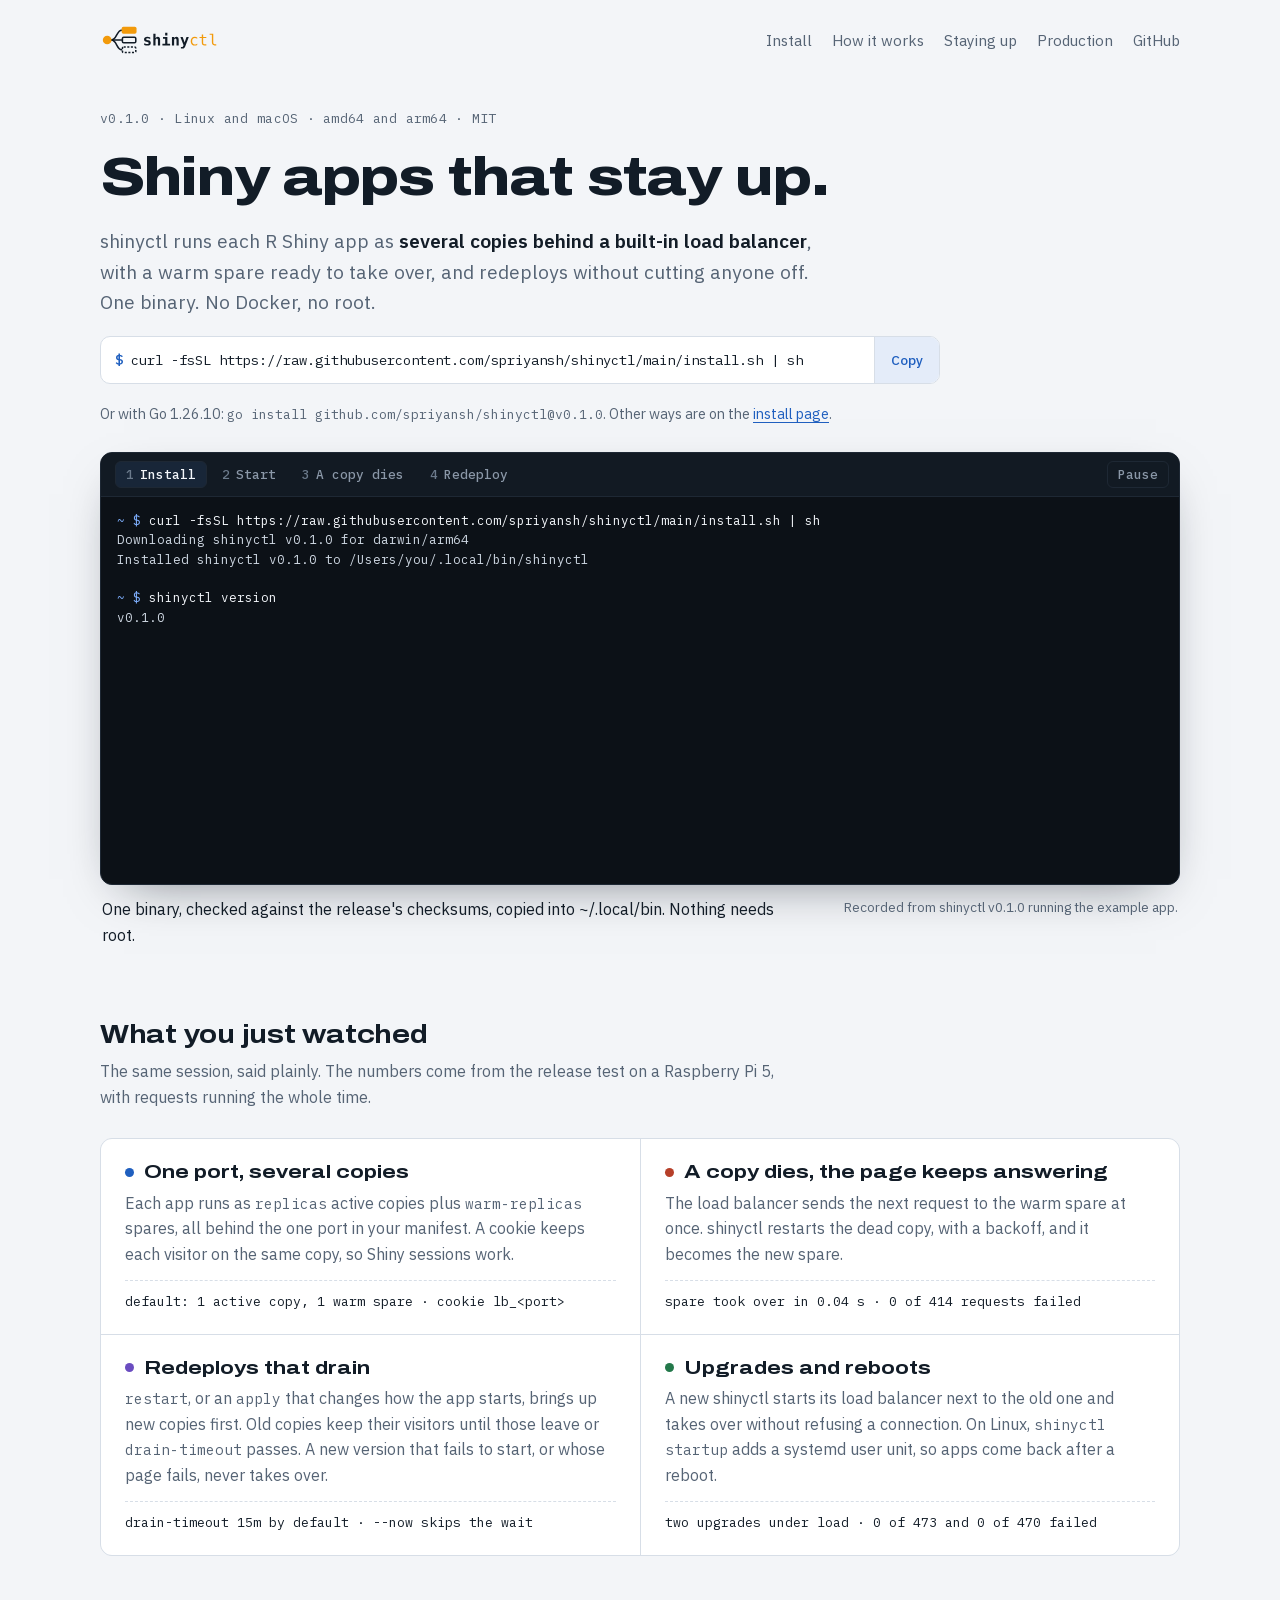
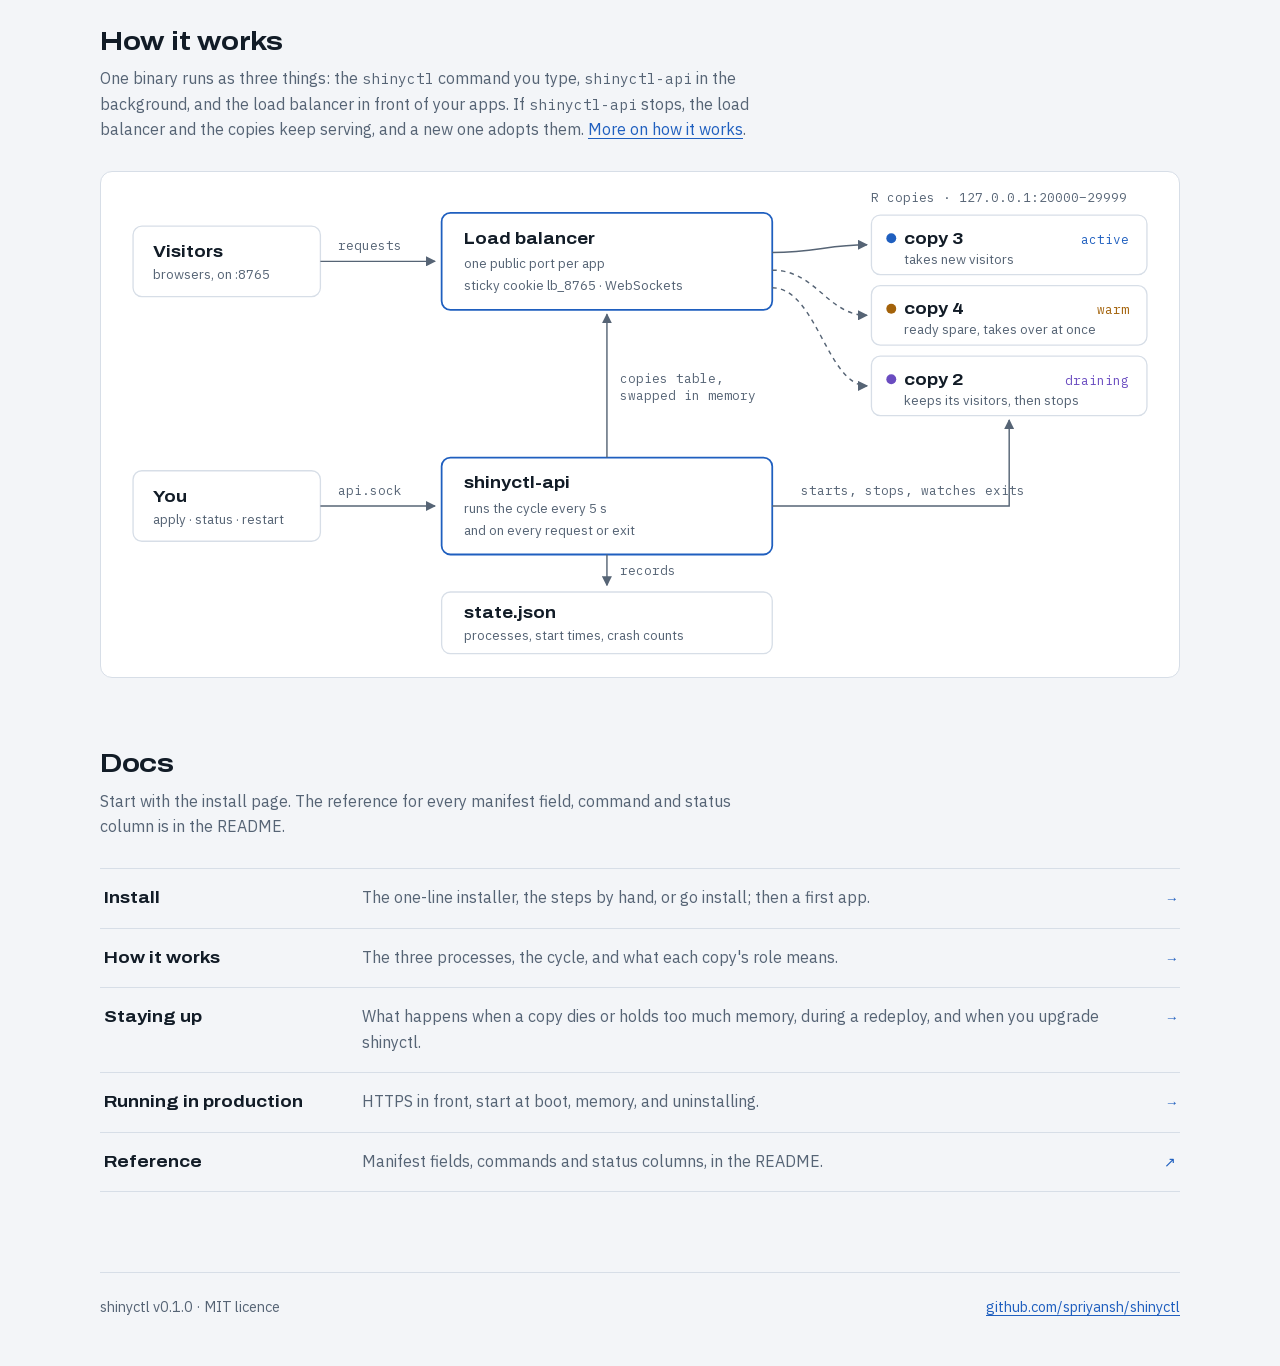
<file: site/index.html>
<!doctype html>
<html lang="en" class="no-js">
<head>
<meta charset="utf-8">
<meta name="viewport" content="width=device-width, initial-scale=1, viewport-fit=cover">
<title>shinyctl: Shiny apps that stay up</title>
<meta name="description" content="shinyctl runs each R Shiny app as several copies behind a built-in load balancer, with a warm spare and redeploys that don't cut visitors off. One binary for Linux and macOS, no Docker, no root.">
<link rel="canonical" href="https://spriyansh.github.io/shinyctl/">
<meta property="og:type" content="website">
<meta property="og:site_name" content="shinyctl">
<meta property="og:url" content="https://spriyansh.github.io/shinyctl/">
<meta property="og:title" content="shinyctl: Shiny apps that stay up">
<meta property="og:description" content="Several copies of each Shiny app behind a built-in load balancer, warm spares, and redeploys that don't cut visitors off. One binary, no Docker.">
<meta property="og:image" content="https://spriyansh.github.io/shinyctl/assets/social.png">
<meta property="og:image:width" content="1200">
<meta property="og:image:height" content="630">
<meta property="og:image:alt" content="The shinyctl logo and the line: Shiny apps that stay up.">
<meta name="twitter:card" content="summary_large_image">
<link rel="icon" href="assets/favicon.svg" type="image/svg+xml">
<link rel="apple-touch-icon" href="assets/apple-touch-icon.png">
<link rel="preload" href="assets/fonts/archivo-latin.woff2" as="font" type="font/woff2" crossorigin>
<link rel="stylesheet" href="assets/site.css">
<script src="assets/site.js" defer></script>
</head>
<body>
<div class="wrap">
<header class="top">
  <a class="mark" href="index.html" aria-label="shinyctl home"><picture><source srcset="assets/logo-dark.svg" media="(prefers-color-scheme: dark)"><img src="assets/logo.svg" alt="shinyctl" width="470" height="140"></picture></a>
  <nav class="nav" aria-label="Site">
    <a href="install.html">Install</a>
    <a href="how-it-works.html">How it works</a>
    <a href="staying-up.html">Staying up</a>
    <a href="production.html">Production</a>
    <a href="https://github.com/spriyansh/shinyctl">GitHub</a>
  </nav>
</header>

<main>
  <section class="hero" aria-labelledby="h1">
    <p class="eyebrow">v0.1.0 · Linux and macOS · amd64 and arm64 · MIT</p>
    <h1 id="h1">Shiny apps that stay up.</h1>
    <p class="lede">shinyctl runs each R Shiny app as <strong>several copies behind a built-in load balancer</strong>, with a warm spare ready to take over, and redeploys without cutting anyone off. One binary. No Docker, no root.</p>
    <div class="install">
      <code id="install-cmd" data-text="curl -fsSL https://raw.githubusercontent.com/spriyansh/shinyctl/main/install.sh | sh"><b>$ </b>curl -fsSL https://raw.githubusercontent.com/spriyansh/shinyctl/main/install.sh | sh</code>
      <button type="button" data-copy="install-cmd">Copy</button>
    </div>
    <p class="alt">Or with Go 1.26.10: <code>go install github.com/spriyansh/shinyctl@v0.1.0</code>. Other ways are on the <a href="install.html">install page</a>.</p>
  </section>

  <figure class="watch" id="watch">
    <div class="term">
      <div class="term-bar">
        <div class="scenes" role="group" aria-label="Scenes">
          <button type="button" aria-pressed="true"><span class="n">1</span>Install</button>
          <button type="button" aria-pressed="false"><span class="n">2</span>Start</button>
          <button type="button" aria-pressed="false"><span class="n">3</span>A copy dies</button>
          <button type="button" aria-pressed="false"><span class="n">4</span>Redeploy</button>
        </div>
        <button type="button" class="play" id="play" aria-pressed="true">Play</button>
      </div>
      <div class="term-body" id="term" tabindex="0" aria-label="Terminal session"><div class="ln"><span class="ps">~ $ </span><span class="cmd">curl -fsSL https://raw.githubusercontent.com/spriyansh/shinyctl/main/install.sh | sh</span></div><div class="ln">Downloading shinyctl v0.1.0 for darwin/arm64</div><div class="ln">Installed shinyctl v0.1.0 to /Users/you/.local/bin/shinyctl</div><div class="ln"> </div><div class="ln"><span class="ps">~ $ </span><span class="cmd">shinyctl version</span></div><div class="ln">v0.1.0</div></div>
    </div>
    <figcaption class="term-foot">
      <p class="caption" id="caption" aria-live="polite">One binary, checked against the release's checksums, copied into <code>~/.local/bin</code>. Nothing needs root.</p>
      <p class="source">Recorded from shinyctl v0.1.0 running the example app.</p>
    </figcaption>
  </figure>

  <section class="block" aria-labelledby="h-got">
    <header>
      <h2 id="h-got">What you just watched</h2>
      <p>The same session, said plainly. The numbers come from the release test on a Raspberry Pi 5, with requests running the whole time.</p>
    </header>
    <div class="facts">
      <article class="fact">
        <h3><span class="dot active"></span>One port, several copies</h3>
        <p>Each app runs as <code>replicas</code> active copies plus <code>warm-replicas</code> spares, all behind the one port in your manifest. A cookie keeps each visitor on the same copy, so Shiny sessions work.</p>
        <p class="measure">default: 1 active copy, 1 warm spare · cookie lb_&lt;port&gt;</p>
      </article>
      <article class="fact">
        <h3><span class="dot down"></span>A copy dies, the page keeps answering</h3>
        <p>The load balancer sends the next request to the warm spare at once. shinyctl restarts the dead copy, with a backoff, and it becomes the new spare.</p>
        <p class="measure">spare took over in 0.04 s · 0 of 414 requests failed</p>
      </article>
      <article class="fact">
        <h3><span class="dot drain"></span>Redeploys that drain</h3>
        <p><code>restart</code>, or an <code>apply</code> that changes how the app starts, brings up new copies first. Old copies keep their visitors until those leave or <code>drain-timeout</code> passes. A new version that fails to start, or whose page fails, never takes over.</p>
        <p class="measure">drain-timeout 15m by default · --now skips the wait</p>
      </article>
      <article class="fact">
        <h3><span class="dot ok"></span>Upgrades and reboots</h3>
        <p>A new shinyctl starts its load balancer next to the old one and takes over without refusing a connection. On Linux, <code>shinyctl startup</code> adds a systemd user unit, so apps come back after a reboot.</p>
        <p class="measure">two upgrades under load · 0 of 473 and 0 of 470 failed</p>
      </article>
    </div>
  </section>

  <section class="block" aria-labelledby="h-how">
    <header>
      <h2 id="h-how">How it works</h2>
      <p>One binary runs as three things: the <code>shinyctl</code> command you type, <code>shinyctl-api</code> in the background, and the load balancer in front of your apps. If <code>shinyctl-api</code> stops, the load balancer and the copies keep serving, and a new one adopts them. <a href="how-it-works.html">More on how it works</a>.</p>
    </header>
    <figure class="diagram">
      <svg class="arch-wide" viewBox="0 0 960 440" role="img" aria-labelledby="arch-title arch-desc">
        <title id="arch-title">How shinyctl is put together</title>
        <desc id="arch-desc">Visitors reach the load balancer on the app's port, which sends each request to one of the app's R copies. You talk to shinyctl-api over a socket; it records state in state.json, pushes the copies table to the load balancer, and starts and stops the copies.</desc>
        <defs>
          <marker id="ar" viewBox="0 0 10 10" refX="9" refY="5" markerWidth="7" markerHeight="7" orient="auto-start-reverse"><path class="d-arrow" d="M0,0 L10,5 L0,10 z"/></marker>
        </defs>
        <rect class="d-box" x="20" y="40" width="170" height="64" rx="8"/>
        <text class="d-title" x="38" y="68">Visitors</text>
        <text class="d-sub" x="38" y="88">browsers, on :8765</text>
        <path class="d-wire" d="M190,72 H294" marker-end="url(#ar)"/>
        <text class="d-label" x="206" y="62">requests</text>
        <rect class="d-box key" x="300" y="28" width="300" height="88" rx="8"/>
        <text class="d-title" x="320" y="56">Load balancer</text>
        <text class="d-sub" x="320" y="78">one public port per app</text>
        <text class="d-sub" x="320" y="98">sticky cookie lb_8765 · WebSockets</text>
        <text class="d-label" x="690" y="18">R copies · 127.0.0.1:20000–29999</text>
        <rect class="d-box" x="690" y="30" width="250" height="54" rx="8"/>
        <circle class="r-active" cx="708" cy="51" r="4.5"/>
        <text class="d-title" x="720" y="56">copy 3</text>
        <text class="d-label r-active" x="924" y="56" text-anchor="end">active</text>
        <text class="d-sub" x="720" y="74">takes new visitors</text>
        <rect class="d-box" x="690" y="94" width="250" height="54" rx="8"/>
        <circle class="r-warm" cx="708" cy="115" r="4.5"/>
        <text class="d-title" x="720" y="120">copy 4</text>
        <text class="d-label r-warm" x="924" y="120" text-anchor="end">warm</text>
        <text class="d-sub" x="720" y="138">ready spare, takes over at once</text>
        <rect class="d-box" x="690" y="158" width="250" height="54" rx="8"/>
        <circle class="r-drain" cx="708" cy="179" r="4.5"/>
        <text class="d-title" x="720" y="184">copy 2</text>
        <text class="d-label r-drain" x="924" y="184" text-anchor="end">draining</text>
        <text class="d-sub" x="720" y="202">keeps its visitors, then stops</text>
        <path class="d-wire" d="M600,64 C640,64 650,57 686,57" marker-end="url(#ar)"/>
        <path class="d-wire dash" d="M600,80 C640,80 650,121 686,121" marker-end="url(#ar)"/>
        <path class="d-wire dash" d="M600,96 C640,96 650,185 686,185" marker-end="url(#ar)"/>
        <rect class="d-box key" x="300" y="250" width="300" height="88" rx="8"/>
        <text class="d-title" x="320" y="278">shinyctl-api</text>
        <text class="d-sub" x="320" y="300">runs the cycle every 5 s</text>
        <text class="d-sub" x="320" y="320">and on every request or exit</text>
        <path class="d-wire" d="M450,250 V120" marker-end="url(#ar)"/>
        <text class="d-label" x="462" y="182">copies table,</text>
        <text class="d-label" x="462" y="198">swapped in memory</text>
        <path class="d-wire" d="M600,294 H815 V216" marker-end="url(#ar)"/>
        <text class="d-label" x="626" y="284">starts, stops, watches exits</text>
        <rect class="d-box" x="20" y="262" width="170" height="64" rx="8"/>
        <text class="d-title" x="38" y="290">You</text>
        <text class="d-sub" x="38" y="310">apply · status · restart</text>
        <path class="d-wire" d="M190,294 H294" marker-end="url(#ar)"/>
        <text class="d-label" x="206" y="284">api.sock</text>
        <path class="d-wire" d="M450,338 V366" marker-end="url(#ar)"/>
        <text class="d-label" x="462" y="357">records</text>
        <rect class="d-box" x="300" y="372" width="300" height="56" rx="8"/>
        <text class="d-title" x="320" y="396">state.json</text>
        <text class="d-sub" x="320" y="416">processes, start times, crash counts</text>
      </svg>
  <svg class="arch-narrow" viewBox="0 0 360 660" role="img" aria-labelledby="archn-title archn-desc">
    <title id="archn-title">How shinyctl is put together</title>
    <desc id="archn-desc">Visitors reach the load balancer, which sends each request to one of the app's R copies. You talk to shinyctl-api, which records state in state.json, pushes the copies table to the load balancer, and starts and stops the copies.</desc>
    <defs>
      <marker id="arn" viewBox="0 0 10 10" refX="9" refY="5" markerWidth="7" markerHeight="7" orient="auto-start-reverse"><path class="d-arrow" d="M0,0 L10,5 L0,10 z"/></marker>
    </defs>
    <rect class="d-box" x="20" y="12" width="270" height="52" rx="8"/>
    <text class="d-title" x="36" y="36">Visitors</text>
    <text class="d-sub" x="36" y="54">browsers, on :8765</text>
    <path class="d-wire" d="M155,64 V92" marker-end="url(#arn)"/>
    <text class="d-label" x="163" y="82">requests</text>
    <rect class="d-box key" x="20" y="96" width="270" height="78" rx="8"/>
    <text class="d-title" x="36" y="120">Load balancer</text>
    <text class="d-sub" x="36" y="140">one public port per app</text>
    <text class="d-sub" x="36" y="158">sticky cookie lb_8765 · WebSockets</text>
    <path class="d-wire" d="M155,174 V200" marker-end="url(#arn)"/>
    <text class="d-label" x="163" y="191">to one copy</text>
    <text class="d-label" x="20" y="222">R copies · 127.0.0.1:20000–29999</text>
    <rect class="d-box" x="20" y="232" width="270" height="48" rx="8"/>
    <circle class="r-active" cx="36" cy="252" r="4.5"/>
    <text class="d-title" x="48" y="257">copy 3</text>
    <text class="d-label r-active" x="278" y="257" text-anchor="end">active</text>
    <text class="d-sub" x="48" y="273">takes new visitors</text>
    <rect class="d-box" x="20" y="288" width="270" height="48" rx="8"/>
    <circle class="r-warm" cx="36" cy="308" r="4.5"/>
    <text class="d-title" x="48" y="313">copy 4</text>
    <text class="d-label r-warm" x="278" y="313" text-anchor="end">warm</text>
    <text class="d-sub" x="48" y="329">ready spare</text>
    <rect class="d-box" x="20" y="344" width="270" height="48" rx="8"/>
    <circle class="r-drain" cx="36" cy="364" r="4.5"/>
    <text class="d-title" x="48" y="369">copy 2</text>
    <text class="d-label r-drain" x="278" y="369" text-anchor="end">draining</text>
    <text class="d-sub" x="48" y="385">keeps its visitors, then stops</text>
    <rect class="d-box" x="20" y="410" width="270" height="48" rx="8"/>
    <text class="d-title" x="36" y="432">You</text>
    <text class="d-sub" x="36" y="449">apply · status · restart</text>
    <path class="d-wire" d="M155,458 V486" marker-end="url(#arn)"/>
    <text class="d-label" x="163" y="476">api.sock</text>
    <rect class="d-box key" x="20" y="490" width="270" height="72" rx="8"/>
    <text class="d-title" x="36" y="514">shinyctl-api</text>
    <text class="d-sub" x="36" y="534">runs the cycle every 5 s</text>
    <text class="d-sub" x="36" y="552">and on every request or exit</text>
    <path class="d-wire" d="M155,562 V590" marker-end="url(#arn)"/>
    <text class="d-label" x="163" y="580">records</text>
    <rect class="d-box" x="20" y="594" width="270" height="52" rx="8"/>
    <text class="d-title" x="36" y="616">state.json</text>
    <text class="d-sub" x="36" y="634">processes, start times, crash counts</text>
    <path class="d-wire" d="M290,512 H318 V312 H294" marker-end="url(#arn)"/>
    <text class="d-label" transform="rotate(-90 333 410)" x="333" y="410" text-anchor="middle">starts and stops</text>
    <path class="d-wire" d="M290,540 H342 V135 H294" marker-end="url(#arn)"/>
    <text class="d-label" transform="rotate(-90 354 330)" x="354" y="330" text-anchor="middle">copies table, swapped in memory</text>
  </svg>
    </figure>
  </section>

  <section class="block" id="docs" aria-labelledby="h-docs">
    <header>
      <h2 id="h-docs">Docs</h2>
      <p>Start with the install page. The reference for every manifest field, command and status column is in the README.</p>
    </header>
    <ul class="docs">
      <li><a href="install.html"><b>Install</b><span>The one-line installer, the steps by hand, or go install; then a first app.</span><i>→</i></a></li>
      <li><a href="how-it-works.html"><b>How it works</b><span>The three processes, the cycle, and what each copy's role means.</span><i>→</i></a></li>
      <li><a href="staying-up.html"><b>Staying up</b><span>What happens when a copy dies or holds too much memory, during a redeploy, and when you upgrade shinyctl.</span><i>→</i></a></li>
      <li><a href="production.html"><b>Running in production</b><span>HTTPS in front, start at boot, memory, and uninstalling.</span><i>→</i></a></li>
      <li><a href="https://github.com/spriyansh/shinyctl#manifest"><b>Reference</b><span>Manifest fields, commands and status columns, in the README.</span><i>↗</i></a></li>
    </ul>
  </section>
</main>

<footer class="foot">
  <span>shinyctl v0.1.0 · MIT licence</span>
  <a href="https://github.com/spriyansh/shinyctl">github.com/spriyansh/shinyctl</a>
</footer>
</div>
</body>
</html>
</file>
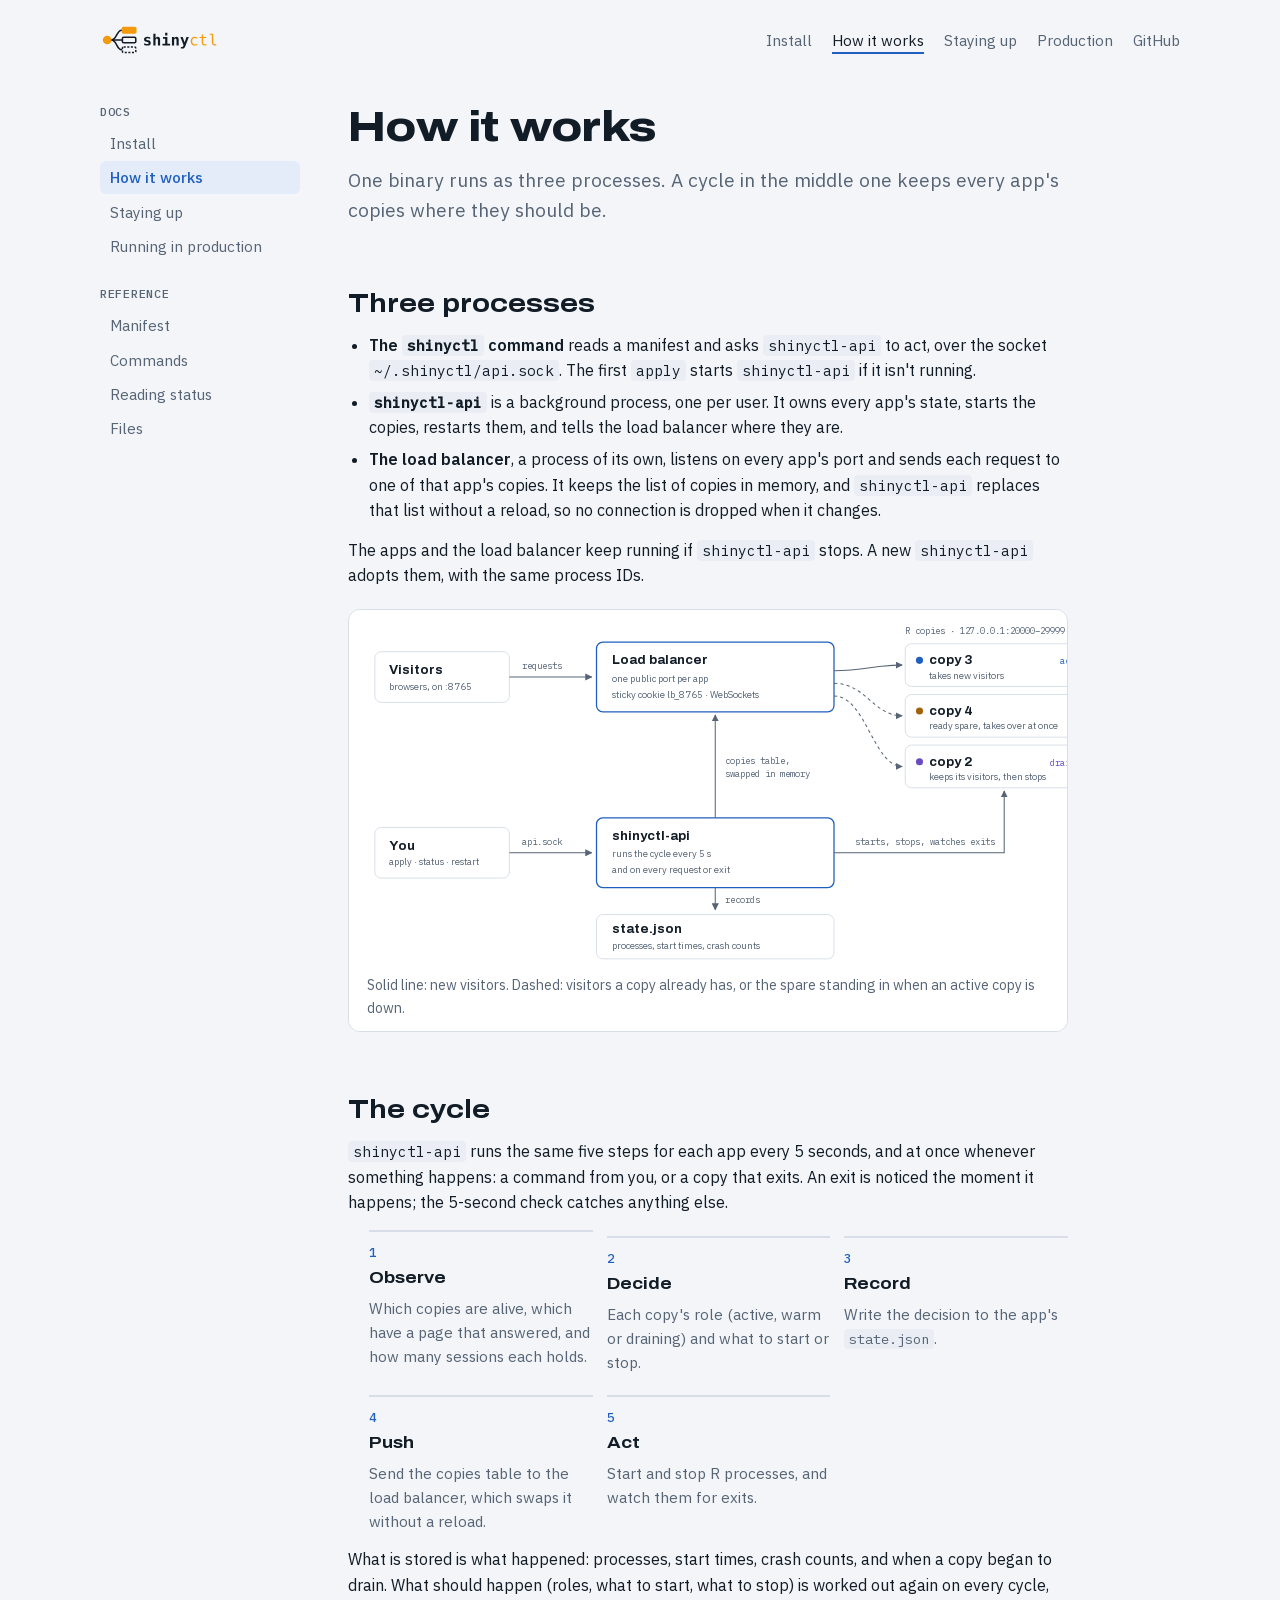
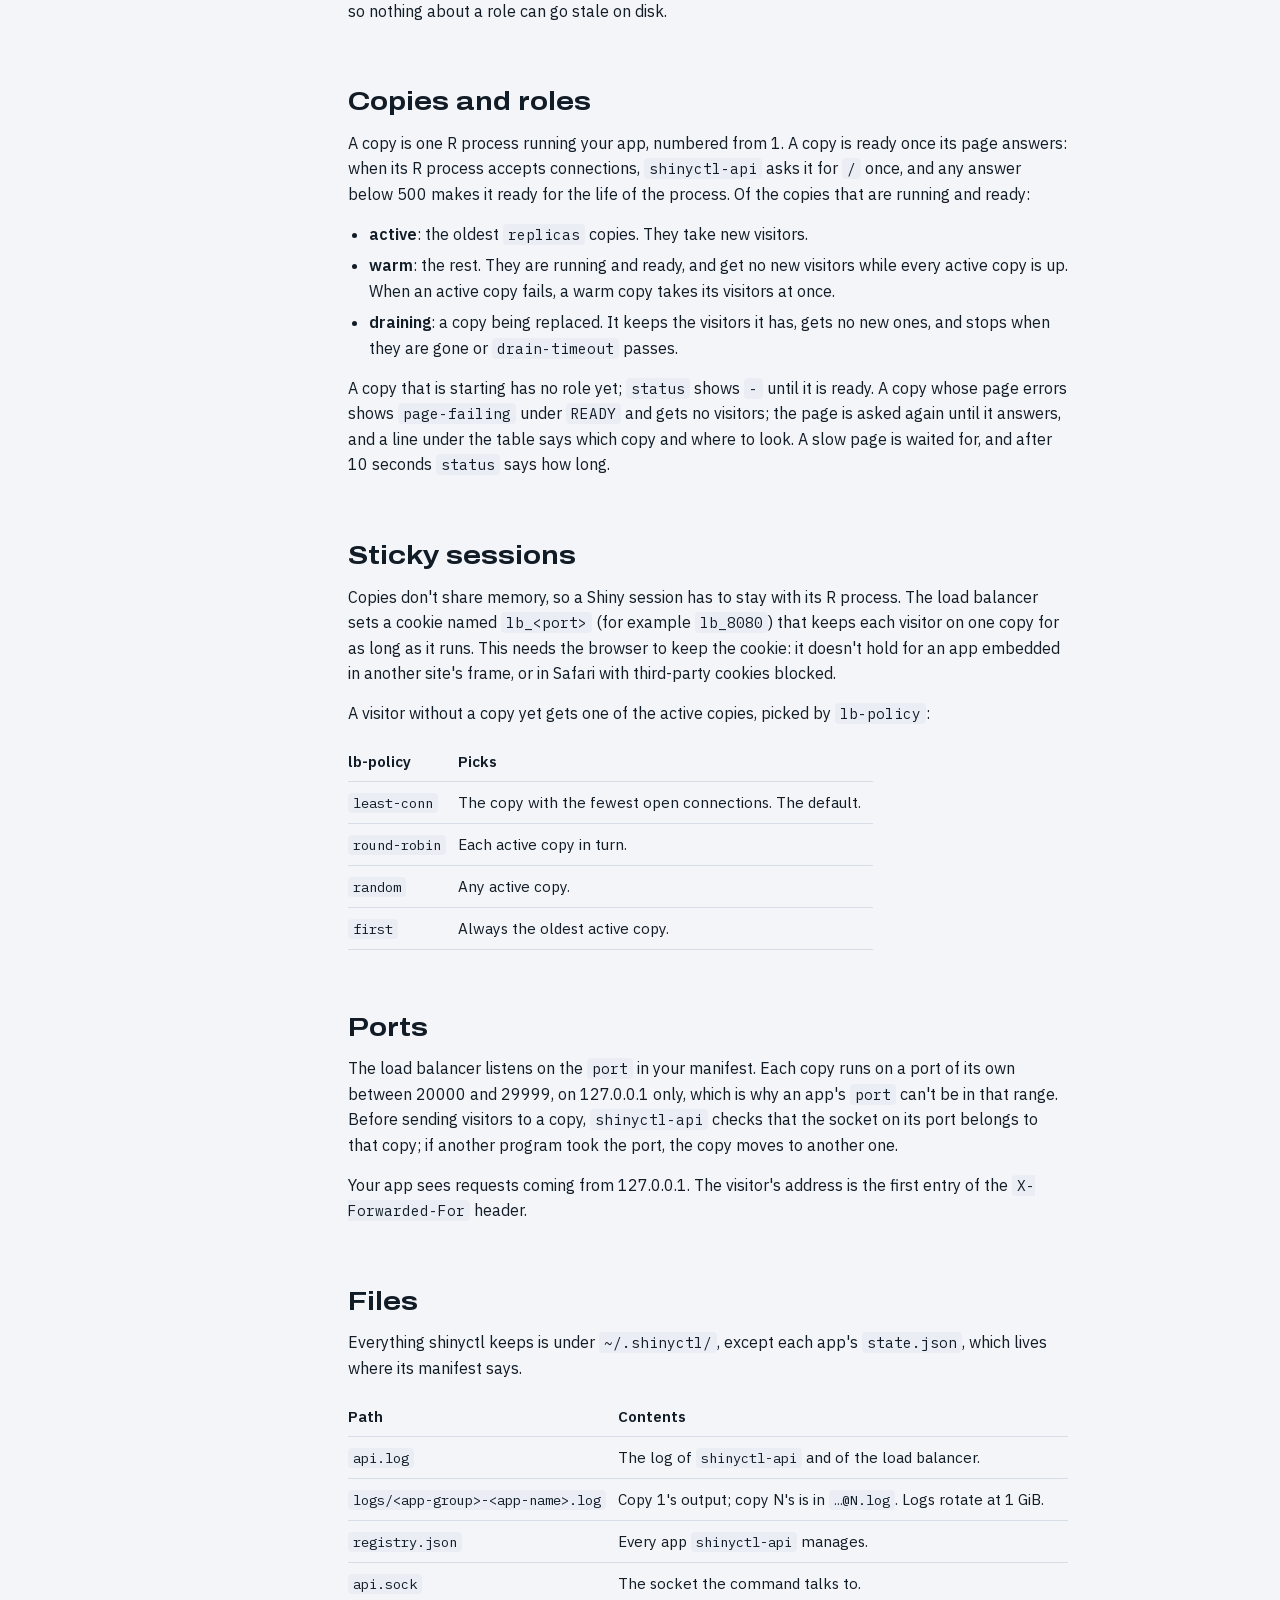
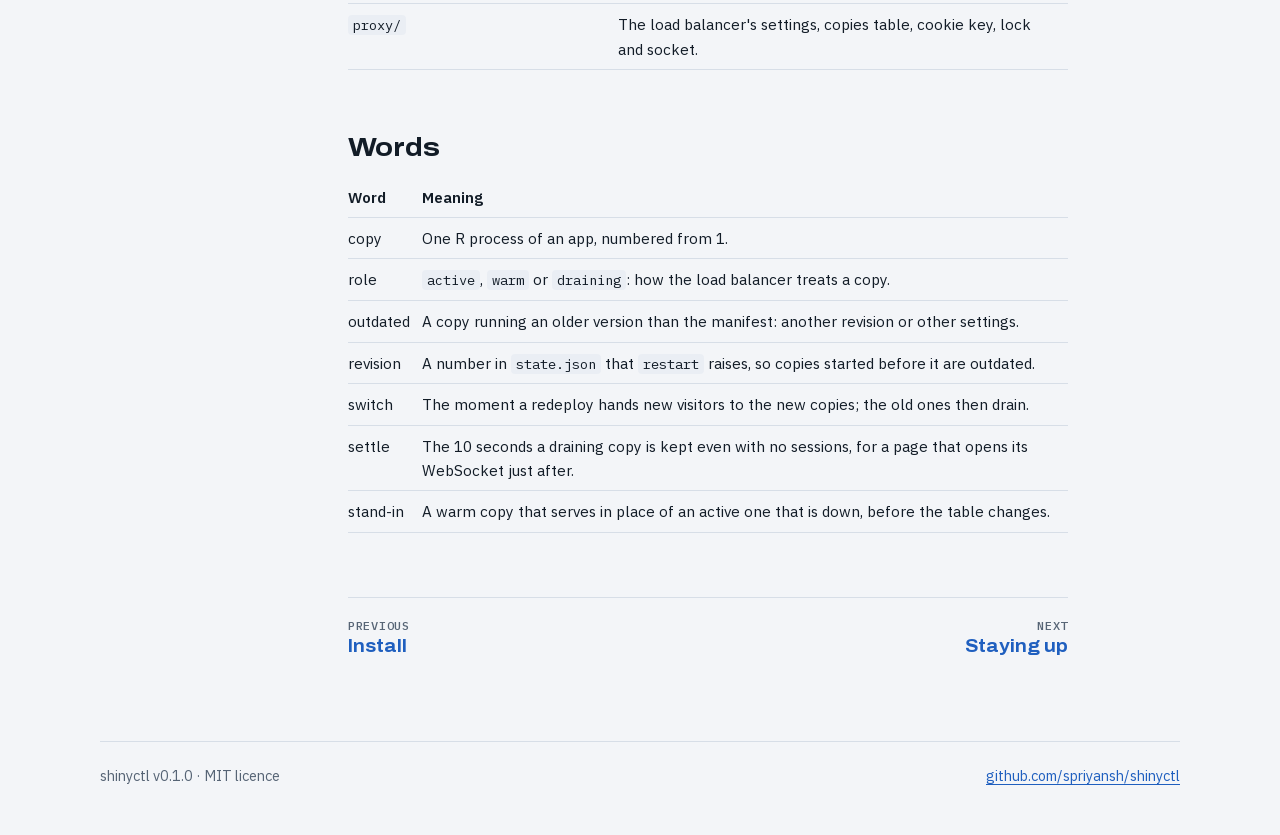
<file: site/how-it-works.html>
<!doctype html>
<html lang="en">
<head>
<meta charset="utf-8">
<meta name="viewport" content="width=device-width, initial-scale=1, viewport-fit=cover">
<title>How it works · shinyctl</title>
<meta name="description" content="How shinyctl is put together: the shinyctl command, shinyctl-api, the built-in load balancer, the cycle, and the roles of an app's copies.">
<link rel="canonical" href="https://spriyansh.github.io/shinyctl/how-it-works.html">
<meta property="og:type" content="website">
<meta property="og:site_name" content="shinyctl">
<meta property="og:url" content="https://spriyansh.github.io/shinyctl/how-it-works.html">
<meta property="og:title" content="How it works · shinyctl">
<meta property="og:description" content="How shinyctl is put together: the shinyctl command, shinyctl-api, the built-in load balancer, the cycle, and the roles of an app's copies.">
<meta property="og:image" content="https://spriyansh.github.io/shinyctl/assets/social.png">
<meta property="og:image:width" content="1200">
<meta property="og:image:height" content="630">
<meta property="og:image:alt" content="The shinyctl logo and the line: Shiny apps that stay up.">
<meta name="twitter:card" content="summary_large_image">
<link rel="icon" href="assets/favicon.svg" type="image/svg+xml">
<link rel="apple-touch-icon" href="assets/apple-touch-icon.png">
<link rel="preload" href="assets/fonts/archivo-latin.woff2" as="font" type="font/woff2" crossorigin>
<link rel="stylesheet" href="assets/site.css">
<script src="assets/site.js" defer></script>
</head>
<body>
<div class="wrap">
<header class="top">
  <a class="mark" href="index.html" aria-label="shinyctl home"><picture><source srcset="assets/logo-dark.svg" media="(prefers-color-scheme: dark)"><img src="assets/logo.svg" alt="shinyctl" width="470" height="140"></picture></a>
  <nav class="nav" aria-label="Site">
    <a href="install.html">Install</a>
    <a href="how-it-works.html" aria-current="page">How it works</a>
    <a href="staying-up.html">Staying up</a>
    <a href="production.html">Production</a>
    <a href="https://github.com/spriyansh/shinyctl">GitHub</a>
  </nav>
</header>

<div class="doc">
<aside class="side">
  <p>Docs</p>
  <ul>
    <li><a href="install.html">Install</a></li>
    <li><a href="how-it-works.html" aria-current="page">How it works</a></li>
    <li><a href="staying-up.html">Staying up</a></li>
    <li><a href="production.html">Running in production</a></li>
  </ul>
  <p>Reference</p>
  <ul>
    <li><a href="https://github.com/spriyansh/shinyctl#manifest">Manifest</a></li>
    <li><a href="https://github.com/spriyansh/shinyctl#commands">Commands</a></li>
    <li><a href="https://github.com/spriyansh/shinyctl#reading-status">Reading status</a></li>
    <li><a href="https://github.com/spriyansh/shinyctl#files">Files</a></li>
  </ul>
</aside>

<main class="prose">
<h1>How it works</h1>
<p class="lede">One binary runs as three processes. A cycle in the middle one keeps every app's copies where they should be.</p>

<h2 id="processes">Three processes</h2>
<ul>
  <li><b>The <code>shinyctl</code> command</b> reads a manifest and asks <code>shinyctl-api</code> to act, over the socket <code>~/.shinyctl/api.sock</code>. The first <code>apply</code> starts <code>shinyctl-api</code> if it isn't running.</li>
  <li><b><code>shinyctl-api</code></b> is a background process, one per user. It owns every app's state, starts the copies, restarts them, and tells the load balancer where they are.</li>
  <li><b>The load balancer</b>, a process of its own, listens on every app's port and sends each request to one of that app's copies. It keeps the list of copies in memory, and <code>shinyctl-api</code> replaces that list without a reload, so no connection is dropped when it changes.</li>
</ul>
<p>The apps and the load balancer keep running if <code>shinyctl-api</code> stops. A new <code>shinyctl-api</code> adopts them, with the same process IDs.</p>

<figure class="diagram">
  <svg class="arch-wide" viewBox="0 0 960 440" role="img" aria-labelledby="arch-title arch-desc">
    <title id="arch-title">How shinyctl is put together</title>
    <desc id="arch-desc">Visitors reach the load balancer on the app's port, which sends each request to one of the app's R copies. You talk to shinyctl-api over a socket; it records state in state.json, pushes the copies table to the load balancer, and starts and stops the copies.</desc>
    <defs>
      <marker id="ar" viewBox="0 0 10 10" refX="9" refY="5" markerWidth="7" markerHeight="7" orient="auto-start-reverse"><path class="d-arrow" d="M0,0 L10,5 L0,10 z"/></marker>
    </defs>
    <rect class="d-box" x="20" y="40" width="170" height="64" rx="8"/>
    <text class="d-title" x="38" y="68">Visitors</text>
    <text class="d-sub" x="38" y="88">browsers, on :8765</text>
    <path class="d-wire" d="M190,72 H294" marker-end="url(#ar)"/>
    <text class="d-label" x="206" y="62">requests</text>
    <rect class="d-box key" x="300" y="28" width="300" height="88" rx="8"/>
    <text class="d-title" x="320" y="56">Load balancer</text>
    <text class="d-sub" x="320" y="78">one public port per app</text>
    <text class="d-sub" x="320" y="98">sticky cookie lb_8765 · WebSockets</text>
    <text class="d-label" x="690" y="18">R copies · 127.0.0.1:20000–29999</text>
    <rect class="d-box" x="690" y="30" width="250" height="54" rx="8"/>
    <circle class="r-active" cx="708" cy="51" r="4.5"/>
    <text class="d-title" x="720" y="56">copy 3</text>
    <text class="d-label r-active" x="924" y="56" text-anchor="end">active</text>
    <text class="d-sub" x="720" y="74">takes new visitors</text>
    <rect class="d-box" x="690" y="94" width="250" height="54" rx="8"/>
    <circle class="r-warm" cx="708" cy="115" r="4.5"/>
    <text class="d-title" x="720" y="120">copy 4</text>
    <text class="d-label r-warm" x="924" y="120" text-anchor="end">warm</text>
    <text class="d-sub" x="720" y="138">ready spare, takes over at once</text>
    <rect class="d-box" x="690" y="158" width="250" height="54" rx="8"/>
    <circle class="r-drain" cx="708" cy="179" r="4.5"/>
    <text class="d-title" x="720" y="184">copy 2</text>
    <text class="d-label r-drain" x="924" y="184" text-anchor="end">draining</text>
    <text class="d-sub" x="720" y="202">keeps its visitors, then stops</text>
    <path class="d-wire" d="M600,64 C640,64 650,57 686,57" marker-end="url(#ar)"/>
    <path class="d-wire dash" d="M600,80 C640,80 650,121 686,121" marker-end="url(#ar)"/>
    <path class="d-wire dash" d="M600,96 C640,96 650,185 686,185" marker-end="url(#ar)"/>
    <rect class="d-box key" x="300" y="250" width="300" height="88" rx="8"/>
    <text class="d-title" x="320" y="278">shinyctl-api</text>
    <text class="d-sub" x="320" y="300">runs the cycle every 5 s</text>
    <text class="d-sub" x="320" y="320">and on every request or exit</text>
    <path class="d-wire" d="M450,250 V120" marker-end="url(#ar)"/>
    <text class="d-label" x="462" y="182">copies table,</text>
    <text class="d-label" x="462" y="198">swapped in memory</text>
    <path class="d-wire" d="M600,294 H815 V216" marker-end="url(#ar)"/>
    <text class="d-label" x="626" y="284">starts, stops, watches exits</text>
    <rect class="d-box" x="20" y="262" width="170" height="64" rx="8"/>
    <text class="d-title" x="38" y="290">You</text>
    <text class="d-sub" x="38" y="310">apply · status · restart</text>
    <path class="d-wire" d="M190,294 H294" marker-end="url(#ar)"/>
    <text class="d-label" x="206" y="284">api.sock</text>
    <path class="d-wire" d="M450,338 V366" marker-end="url(#ar)"/>
    <text class="d-label" x="462" y="357">records</text>
    <rect class="d-box" x="300" y="372" width="300" height="56" rx="8"/>
    <text class="d-title" x="320" y="396">state.json</text>
    <text class="d-sub" x="320" y="416">processes, start times, crash counts</text>
  </svg>
  <svg class="arch-narrow" viewBox="0 0 360 660" role="img" aria-labelledby="archn-title archn-desc">
    <title id="archn-title">How shinyctl is put together</title>
    <desc id="archn-desc">Visitors reach the load balancer, which sends each request to one of the app's R copies. You talk to shinyctl-api, which records state in state.json, pushes the copies table to the load balancer, and starts and stops the copies.</desc>
    <defs>
      <marker id="arn" viewBox="0 0 10 10" refX="9" refY="5" markerWidth="7" markerHeight="7" orient="auto-start-reverse"><path class="d-arrow" d="M0,0 L10,5 L0,10 z"/></marker>
    </defs>
    <rect class="d-box" x="20" y="12" width="270" height="52" rx="8"/>
    <text class="d-title" x="36" y="36">Visitors</text>
    <text class="d-sub" x="36" y="54">browsers, on :8765</text>
    <path class="d-wire" d="M155,64 V92" marker-end="url(#arn)"/>
    <text class="d-label" x="163" y="82">requests</text>
    <rect class="d-box key" x="20" y="96" width="270" height="78" rx="8"/>
    <text class="d-title" x="36" y="120">Load balancer</text>
    <text class="d-sub" x="36" y="140">one public port per app</text>
    <text class="d-sub" x="36" y="158">sticky cookie lb_8765 · WebSockets</text>
    <path class="d-wire" d="M155,174 V200" marker-end="url(#arn)"/>
    <text class="d-label" x="163" y="191">to one copy</text>
    <text class="d-label" x="20" y="222">R copies · 127.0.0.1:20000–29999</text>
    <rect class="d-box" x="20" y="232" width="270" height="48" rx="8"/>
    <circle class="r-active" cx="36" cy="252" r="4.5"/>
    <text class="d-title" x="48" y="257">copy 3</text>
    <text class="d-label r-active" x="278" y="257" text-anchor="end">active</text>
    <text class="d-sub" x="48" y="273">takes new visitors</text>
    <rect class="d-box" x="20" y="288" width="270" height="48" rx="8"/>
    <circle class="r-warm" cx="36" cy="308" r="4.5"/>
    <text class="d-title" x="48" y="313">copy 4</text>
    <text class="d-label r-warm" x="278" y="313" text-anchor="end">warm</text>
    <text class="d-sub" x="48" y="329">ready spare</text>
    <rect class="d-box" x="20" y="344" width="270" height="48" rx="8"/>
    <circle class="r-drain" cx="36" cy="364" r="4.5"/>
    <text class="d-title" x="48" y="369">copy 2</text>
    <text class="d-label r-drain" x="278" y="369" text-anchor="end">draining</text>
    <text class="d-sub" x="48" y="385">keeps its visitors, then stops</text>
    <rect class="d-box" x="20" y="410" width="270" height="48" rx="8"/>
    <text class="d-title" x="36" y="432">You</text>
    <text class="d-sub" x="36" y="449">apply · status · restart</text>
    <path class="d-wire" d="M155,458 V486" marker-end="url(#arn)"/>
    <text class="d-label" x="163" y="476">api.sock</text>
    <rect class="d-box key" x="20" y="490" width="270" height="72" rx="8"/>
    <text class="d-title" x="36" y="514">shinyctl-api</text>
    <text class="d-sub" x="36" y="534">runs the cycle every 5 s</text>
    <text class="d-sub" x="36" y="552">and on every request or exit</text>
    <path class="d-wire" d="M155,562 V590" marker-end="url(#arn)"/>
    <text class="d-label" x="163" y="580">records</text>
    <rect class="d-box" x="20" y="594" width="270" height="52" rx="8"/>
    <text class="d-title" x="36" y="616">state.json</text>
    <text class="d-sub" x="36" y="634">processes, start times, crash counts</text>
    <path class="d-wire" d="M290,512 H318 V312 H294" marker-end="url(#arn)"/>
    <text class="d-label" transform="rotate(-90 333 410)" x="333" y="410" text-anchor="middle">starts and stops</text>
    <path class="d-wire" d="M290,540 H342 V135 H294" marker-end="url(#arn)"/>
    <text class="d-label" transform="rotate(-90 354 330)" x="354" y="330" text-anchor="middle">copies table, swapped in memory</text>
  </svg>
  <figcaption class="wide-only">Solid line: new visitors. Dashed: visitors a copy already has, or the spare standing in when an active copy is down.</figcaption>
</figure>

<h2 id="cycle">The cycle</h2>
<p><code>shinyctl-api</code> runs the same five steps for each app every 5 seconds, and at once whenever something happens: a command from you, or a copy that exits. An exit is noticed the moment it happens; the 5-second check catches anything else.</p>
<ol class="cycle" aria-label="The cycle">
  <li><b>Observe</b><span>Which copies are alive, which have a page that answered, and how many sessions each holds.</span></li>
  <li><b>Decide</b><span>Each copy's role (active, warm or draining) and what to start or stop.</span></li>
  <li><b>Record</b><span>Write the decision to the app's <code>state.json</code>.</span></li>
  <li><b>Push</b><span>Send the copies table to the load balancer, which swaps it without a reload.</span></li>
  <li><b>Act</b><span>Start and stop R processes, and watch them for exits.</span></li>
</ol>
<p>What is stored is what happened: processes, start times, crash counts, and when a copy began to drain. What should happen (roles, what to start, what to stop) is worked out again on every cycle, so nothing about a role can go stale on disk.</p>

<h2 id="roles">Copies and roles</h2>
<p>A copy is one R process running your app, numbered from 1. A copy is ready once its page answers: when its R process accepts connections, <code>shinyctl-api</code> asks it for <code>/</code> once, and any answer below 500 makes it ready for the life of the process. Of the copies that are running and ready:</p>
<ul>
  <li><b>active</b>: the oldest <code>replicas</code> copies. They take new visitors.</li>
  <li><b>warm</b>: the rest. They are running and ready, and get no new visitors while every active copy is up. When an active copy fails, a warm copy takes its visitors at once.</li>
  <li><b>draining</b>: a copy being replaced. It keeps the visitors it has, gets no new ones, and stops when they are gone or <code>drain-timeout</code> passes.</li>
</ul>
<p>A copy that is starting has no role yet; <code>status</code> shows <code>-</code> until it is ready. A copy whose page errors shows <code>page-failing</code> under <code>READY</code> and gets no visitors; the page is asked again until it answers, and a line under the table says which copy and where to look. A slow page is waited for, and after 10 seconds <code>status</code> says how long.</p>

<h2 id="sticky">Sticky sessions</h2>
<p>Copies don't share memory, so a Shiny session has to stay with its R process. The load balancer sets a cookie named <code>lb_&lt;port&gt;</code> (for example <code>lb_8080</code>) that keeps each visitor on one copy for as long as it runs. This needs the browser to keep the cookie: it doesn't hold for an app embedded in another site's frame, or in Safari with third-party cookies blocked.</p>
<p>A visitor without a copy yet gets one of the active copies, picked by <code>lb-policy</code>:</p>
<table>
  <thead><tr><th>lb-policy</th><th>Picks</th></tr></thead>
  <tbody>
    <tr><td><code>least-conn</code></td><td>The copy with the fewest open connections. The default.</td></tr>
    <tr><td><code>round-robin</code></td><td>Each active copy in turn.</td></tr>
    <tr><td><code>random</code></td><td>Any active copy.</td></tr>
    <tr><td><code>first</code></td><td>Always the oldest active copy.</td></tr>
  </tbody>
</table>

<h2 id="ports">Ports</h2>
<p>The load balancer listens on the <code>port</code> in your manifest. Each copy runs on a port of its own between 20000 and 29999, on 127.0.0.1 only, which is why an app's <code>port</code> can't be in that range. Before sending visitors to a copy, <code>shinyctl-api</code> checks that the socket on its port belongs to that copy; if another program took the port, the copy moves to another one.</p>
<p>Your app sees requests coming from 127.0.0.1. The visitor's address is the first entry of the <code>X-Forwarded-For</code> header.</p>

<h2 id="files">Files</h2>
<p>Everything shinyctl keeps is under <code>~/.shinyctl/</code>, except each app's <code>state.json</code>, which lives where its manifest says.</p>
<table>
  <thead><tr><th>Path</th><th>Contents</th></tr></thead>
  <tbody>
    <tr><td><code>api.log</code></td><td>The log of <code>shinyctl-api</code> and of the load balancer.</td></tr>
    <tr><td><code>logs/&lt;app-group&gt;-&lt;app-name&gt;.log</code></td><td>Copy 1's output; copy N's is in <code>…@N.log</code>. Logs rotate at 1 GiB.</td></tr>
    <tr><td><code>registry.json</code></td><td>Every app <code>shinyctl-api</code> manages.</td></tr>
    <tr><td><code>api.sock</code></td><td>The socket the command talks to.</td></tr>
    <tr><td><code>proxy/</code></td><td>The load balancer's settings, copies table, cookie key, lock and socket.</td></tr>
  </tbody>
</table>

<h2 id="words">Words</h2>
<table>
  <thead><tr><th>Word</th><th>Meaning</th></tr></thead>
  <tbody>
    <tr><td>copy</td><td>One R process of an app, numbered from 1.</td></tr>
    <tr><td>role</td><td><code>active</code>, <code>warm</code> or <code>draining</code>: how the load balancer treats a copy.</td></tr>
    <tr><td>outdated</td><td>A copy running an older version than the manifest: another revision or other settings.</td></tr>
    <tr><td>revision</td><td>A number in <code>state.json</code> that <code>restart</code> raises, so copies started before it are outdated.</td></tr>
    <tr><td>switch</td><td>The moment a redeploy hands new visitors to the new copies; the old ones then drain.</td></tr>
    <tr><td>settle</td><td>The 10 seconds a draining copy is kept even with no sessions, for a page that opens its WebSocket just after.</td></tr>
    <tr><td>stand-in</td><td>A warm copy that serves in place of an active one that is down, before the table changes.</td></tr>
  </tbody>
</table>

<nav class="pager" aria-label="Previous and next page">
  <a href="install.html"><span>Previous</span><b>Install</b></a>
  <a class="next" href="staying-up.html"><span>Next</span><b>Staying up</b></a>
</nav>
</main>
</div>

<footer class="foot">
  <span>shinyctl v0.1.0 · MIT licence</span>
  <a href="https://github.com/spriyansh/shinyctl">github.com/spriyansh/shinyctl</a>
</footer>
</div>
</body>
</html>
</file>
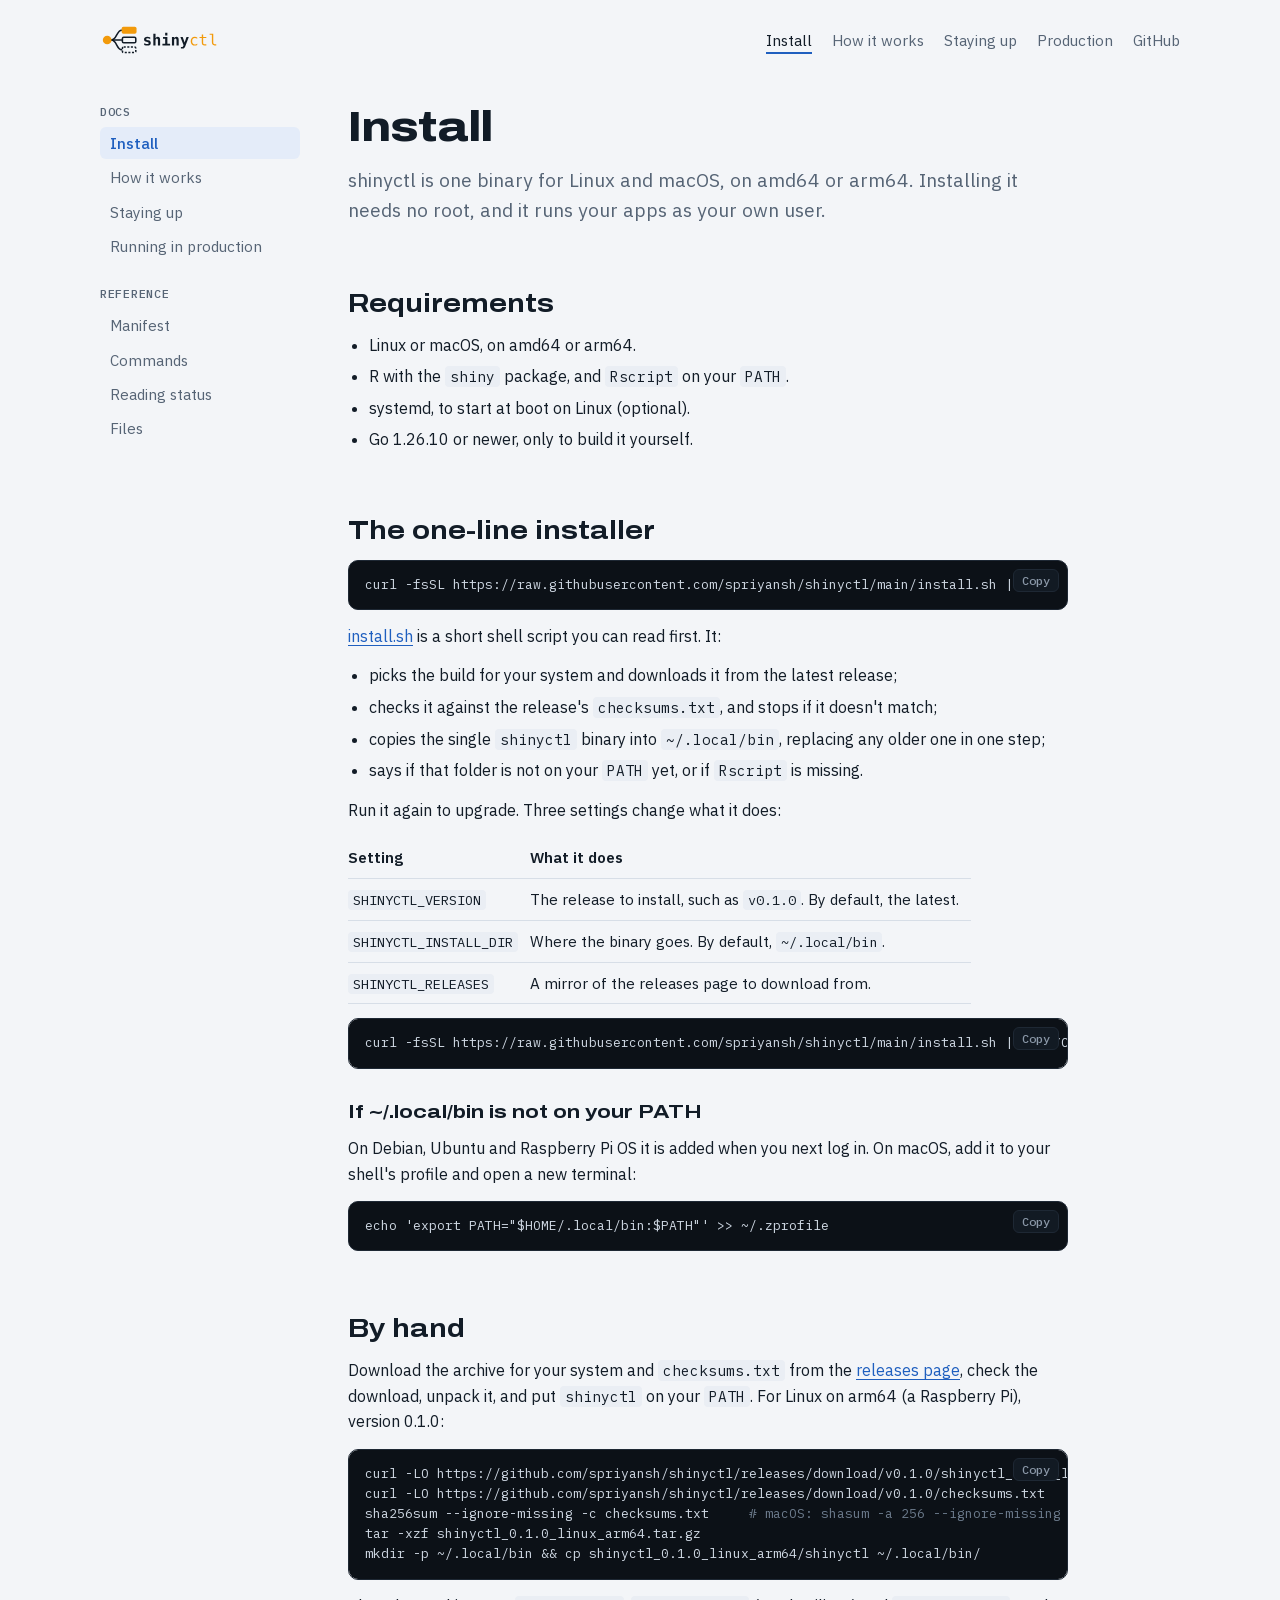
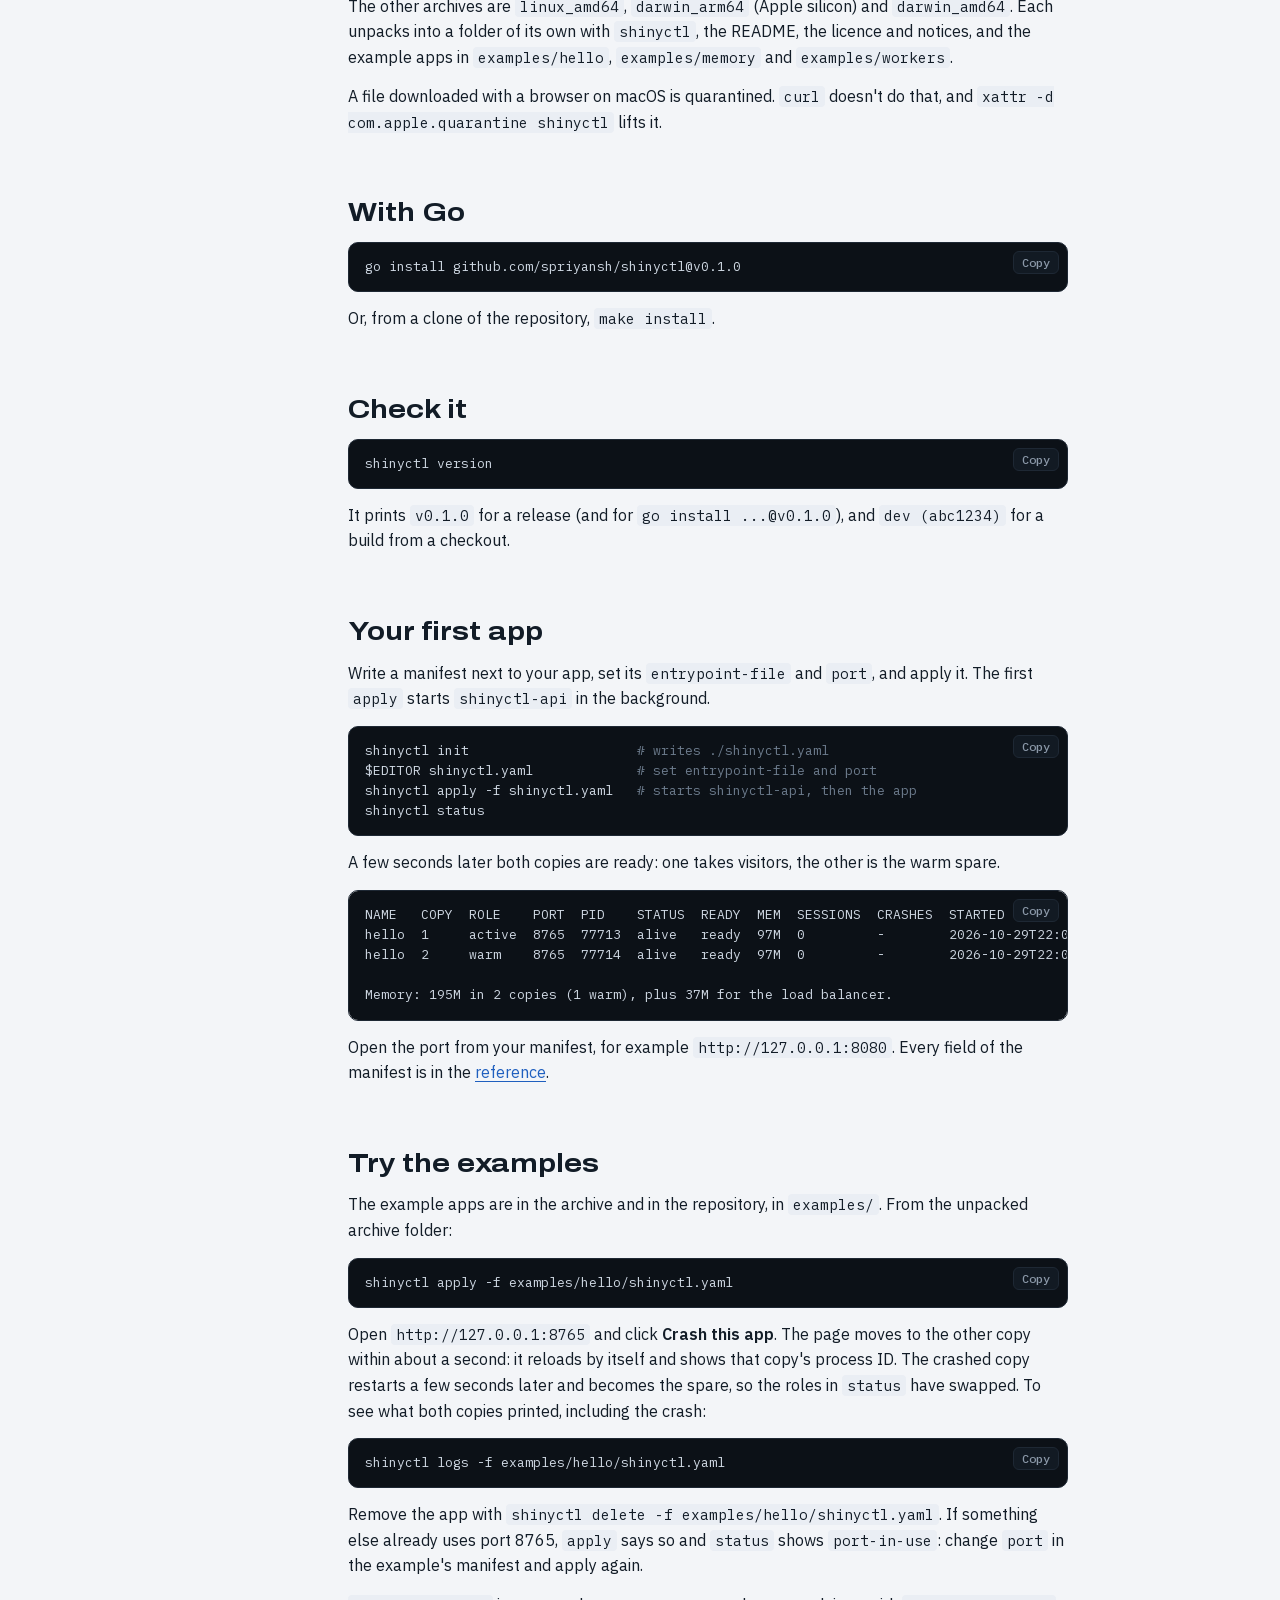
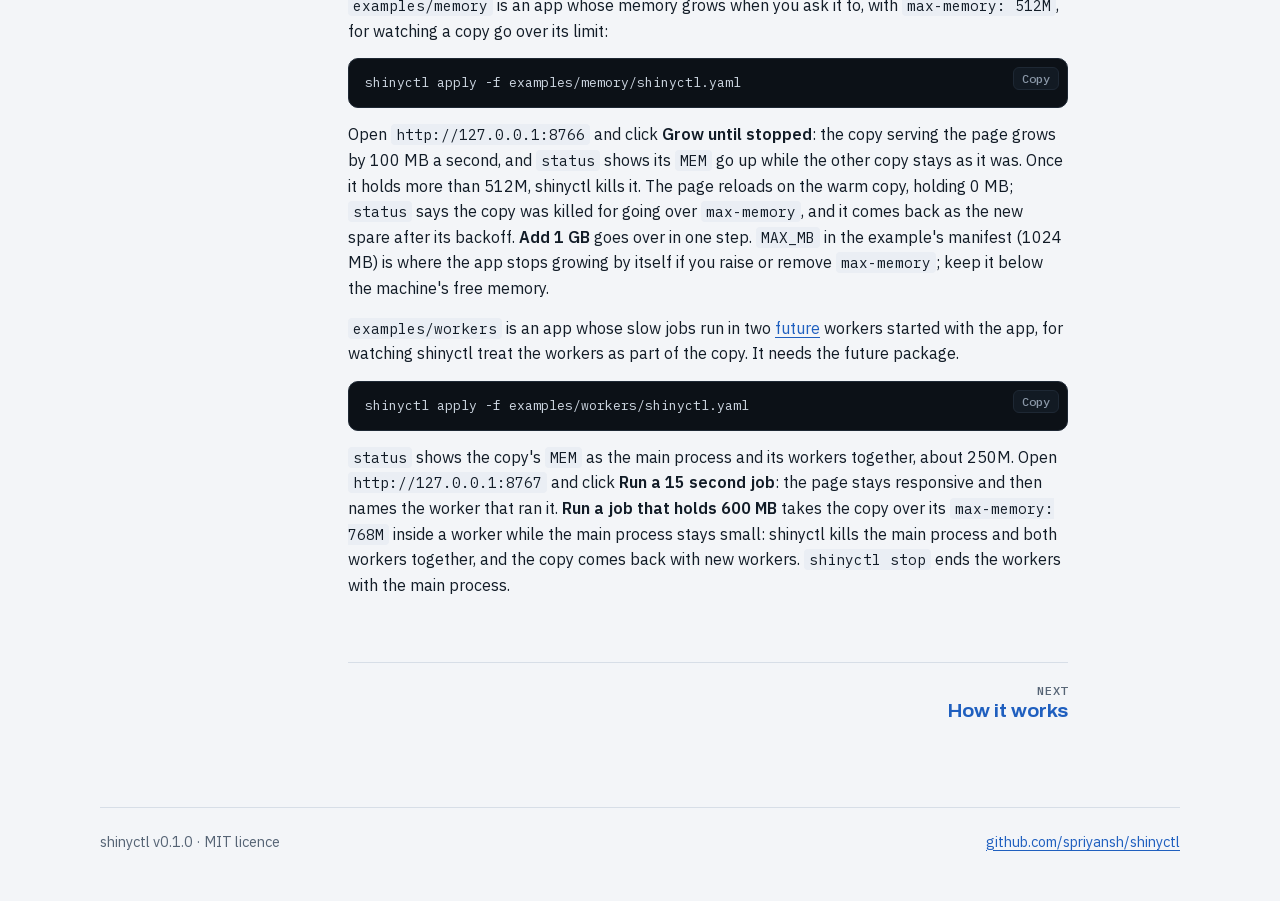
<file: site/install.html>
<!doctype html>
<html lang="en">
<head>
<meta charset="utf-8">
<meta name="viewport" content="width=device-width, initial-scale=1, viewport-fit=cover">
<title>Install · shinyctl</title>
<meta name="description" content="Install shinyctl with one command, by hand from a release archive, or with go install, then run a first Shiny app.">
<link rel="canonical" href="https://spriyansh.github.io/shinyctl/install.html">
<meta property="og:type" content="website">
<meta property="og:site_name" content="shinyctl">
<meta property="og:url" content="https://spriyansh.github.io/shinyctl/install.html">
<meta property="og:title" content="Install · shinyctl">
<meta property="og:description" content="Install shinyctl with one command, by hand from a release archive, or with go install, then run a first Shiny app.">
<meta property="og:image" content="https://spriyansh.github.io/shinyctl/assets/social.png">
<meta property="og:image:width" content="1200">
<meta property="og:image:height" content="630">
<meta property="og:image:alt" content="The shinyctl logo and the line: Shiny apps that stay up.">
<meta name="twitter:card" content="summary_large_image">
<link rel="icon" href="assets/favicon.svg" type="image/svg+xml">
<link rel="apple-touch-icon" href="assets/apple-touch-icon.png">
<link rel="preload" href="assets/fonts/archivo-latin.woff2" as="font" type="font/woff2" crossorigin>
<link rel="stylesheet" href="assets/site.css">
<script src="assets/site.js" defer></script>
</head>
<body>
<div class="wrap">
<header class="top">
  <a class="mark" href="index.html" aria-label="shinyctl home"><picture><source srcset="assets/logo-dark.svg" media="(prefers-color-scheme: dark)"><img src="assets/logo.svg" alt="shinyctl" width="470" height="140"></picture></a>
  <nav class="nav" aria-label="Site">
    <a href="install.html" aria-current="page">Install</a>
    <a href="how-it-works.html">How it works</a>
    <a href="staying-up.html">Staying up</a>
    <a href="production.html">Production</a>
    <a href="https://github.com/spriyansh/shinyctl">GitHub</a>
  </nav>
</header>

<div class="doc">
<aside class="side">
  <p>Docs</p>
  <ul>
    <li><a href="install.html" aria-current="page">Install</a></li>
    <li><a href="how-it-works.html">How it works</a></li>
    <li><a href="staying-up.html">Staying up</a></li>
    <li><a href="production.html">Running in production</a></li>
  </ul>
  <p>Reference</p>
  <ul>
    <li><a href="https://github.com/spriyansh/shinyctl#manifest">Manifest</a></li>
    <li><a href="https://github.com/spriyansh/shinyctl#commands">Commands</a></li>
    <li><a href="https://github.com/spriyansh/shinyctl#reading-status">Reading status</a></li>
    <li><a href="https://github.com/spriyansh/shinyctl#files">Files</a></li>
  </ul>
</aside>

<main class="prose">
<h1>Install</h1>
<p class="lede">shinyctl is one binary for Linux and macOS, on amd64 or arm64. Installing it needs no root, and it runs your apps as your own user.</p>

<h2 id="requirements">Requirements</h2>
<ul>
  <li>Linux or macOS, on amd64 or arm64.</li>
  <li>R with the <code>shiny</code> package, and <code>Rscript</code> on your <code>PATH</code>.</li>
  <li>systemd, to start at boot on Linux (optional).</li>
  <li>Go 1.26.10 or newer, only to build it yourself.</li>
</ul>

<h2 id="one-line">The one-line installer</h2>
<pre><code>curl -fsSL https://raw.githubusercontent.com/spriyansh/shinyctl/main/install.sh | sh</code></pre>
<p><a href="https://github.com/spriyansh/shinyctl/blob/main/install.sh">install.sh</a> is a short shell script you can read first. It:</p>
<ul>
  <li>picks the build for your system and downloads it from the latest release;</li>
  <li>checks it against the release's <code>checksums.txt</code>, and stops if it doesn't match;</li>
  <li>copies the single <code>shinyctl</code> binary into <code>~/.local/bin</code>, replacing any older one in one step;</li>
  <li>says if that folder is not on your <code>PATH</code> yet, or if <code>Rscript</code> is missing.</li>
</ul>
<p>Run it again to upgrade. Three settings change what it does:</p>
<table>
  <thead><tr><th>Setting</th><th>What it does</th></tr></thead>
  <tbody>
    <tr><td><code>SHINYCTL_VERSION</code></td><td>The release to install, such as <code>v0.1.0</code>. By default, the latest.</td></tr>
    <tr><td><code>SHINYCTL_INSTALL_DIR</code></td><td>Where the binary goes. By default, <code>~/.local/bin</code>.</td></tr>
    <tr><td><code>SHINYCTL_RELEASES</code></td><td>A mirror of the releases page to download from.</td></tr>
  </tbody>
</table>
<pre><code>curl -fsSL https://raw.githubusercontent.com/spriyansh/shinyctl/main/install.sh | SHINYCTL_VERSION=v0.1.0 sh</code></pre>

<h3 id="path">If ~/.local/bin is not on your PATH</h3>
<p>On Debian, Ubuntu and Raspberry Pi OS it is added when you next log in. On macOS, add it to your shell's profile and open a new terminal:</p>
<pre><code>echo 'export PATH="$HOME/.local/bin:$PATH"' &gt;&gt; ~/.zprofile</code></pre>

<h2 id="by-hand">By hand</h2>
<p>Download the archive for your system and <code>checksums.txt</code> from the <a href="https://github.com/spriyansh/shinyctl/releases">releases page</a>, check the download, unpack it, and put <code>shinyctl</code> on your <code>PATH</code>. For Linux on arm64 (a Raspberry Pi), version 0.1.0:</p>
<pre><code>curl -LO https://github.com/spriyansh/shinyctl/releases/download/v0.1.0/shinyctl_0.1.0_linux_arm64.tar.gz
curl -LO https://github.com/spriyansh/shinyctl/releases/download/v0.1.0/checksums.txt
sha256sum --ignore-missing -c checksums.txt     <span class="c"># macOS: shasum -a 256 --ignore-missing -c checksums.txt</span>
tar -xzf shinyctl_0.1.0_linux_arm64.tar.gz
mkdir -p ~/.local/bin &amp;&amp; cp shinyctl_0.1.0_linux_arm64/shinyctl ~/.local/bin/</code></pre>
<p>The other archives are <code>linux_amd64</code>, <code>darwin_arm64</code> (Apple silicon) and <code>darwin_amd64</code>. Each unpacks into a folder of its own with <code>shinyctl</code>, the README, the licence and notices, and the example apps in <code>examples/hello</code>, <code>examples/memory</code> and <code>examples/workers</code>.</p>
<p>A file downloaded with a browser on macOS is quarantined. <code>curl</code> doesn't do that, and <code>xattr -d com.apple.quarantine shinyctl</code> lifts it.</p>

<h2 id="go">With Go</h2>
<pre><code>go install github.com/spriyansh/shinyctl@v0.1.0</code></pre>
<p>Or, from a clone of the repository, <code>make install</code>.</p>

<h2 id="check">Check it</h2>
<pre><code>shinyctl version</code></pre>
<p>It prints <code>v0.1.0</code> for a release (and for <code>go install ...@v0.1.0</code>), and <code>dev (abc1234)</code> for a build from a checkout.</p>

<h2 id="first-app">Your first app</h2>
<p>Write a manifest next to your app, set its <code>entrypoint-file</code> and <code>port</code>, and apply it. The first <code>apply</code> starts <code>shinyctl-api</code> in the background.</p>
<pre><code>shinyctl init                     <span class="c"># writes ./shinyctl.yaml</span>
$EDITOR shinyctl.yaml             <span class="c"># set entrypoint-file and port</span>
shinyctl apply -f shinyctl.yaml   <span class="c"># starts shinyctl-api, then the app</span>
shinyctl status</code></pre>
<p>A few seconds later both copies are ready: one takes visitors, the other is the warm spare.</p>
<pre><code>NAME   COPY  ROLE    PORT  PID    STATUS  READY  MEM  SESSIONS  CRASHES  STARTED
hello  1     active  8765  77713  alive   ready  97M  0         -        2026-10-29T22:05:11+01:00
hello  2     warm    8765  77714  alive   ready  97M  0         -        2026-10-29T22:05:11+01:00

Memory: 195M in 2 copies (1 warm), plus 37M for the load balancer.</code></pre>
<p>Open the port from your manifest, for example <code>http://127.0.0.1:8080</code>. Every field of the manifest is in the <a href="https://github.com/spriyansh/shinyctl#manifest">reference</a>.</p>

<h2 id="example">Try the examples</h2>
<p>The example apps are in the archive and in the repository, in <code>examples/</code>. From the unpacked archive folder:</p>
<pre><code>shinyctl apply -f examples/hello/shinyctl.yaml</code></pre>
<p>Open <code>http://127.0.0.1:8765</code> and click <b>Crash this app</b>. The page moves to the other copy within about a second: it reloads by itself and shows that copy's process ID. The crashed copy restarts a few seconds later and becomes the spare, so the roles in <code>status</code> have swapped. To see what both copies printed, including the crash:</p>
<pre><code>shinyctl logs -f examples/hello/shinyctl.yaml</code></pre>
<p>Remove the app with <code>shinyctl delete -f examples/hello/shinyctl.yaml</code>. If something else already uses port 8765, <code>apply</code> says so and <code>status</code> shows <code>port-in-use</code>: change <code>port</code> in the example's manifest and apply again.</p>
<p><code>examples/memory</code> is an app whose memory grows when you ask it to, with <code>max-memory: 512M</code>, for watching a copy go over its limit:</p>
<pre><code>shinyctl apply -f examples/memory/shinyctl.yaml</code></pre>
<p>Open <code>http://127.0.0.1:8766</code> and click <b>Grow until stopped</b>: the copy serving the page grows by 100 MB a second, and <code>status</code> shows its <code>MEM</code> go up while the other copy stays as it was. Once it holds more than 512M, shinyctl kills it. The page reloads on the warm copy, holding 0 MB; <code>status</code> says the copy was killed for going over <code>max-memory</code>, and it comes back as the new spare after its backoff. <b>Add 1 GB</b> goes over in one step. <code>MAX_MB</code> in the example's manifest (1024 MB) is where the app stops growing by itself if you raise or remove <code>max-memory</code>; keep it below the machine's free memory.</p>
<p><code>examples/workers</code> is an app whose slow jobs run in two <a href="https://future.futureverse.org">future</a> workers started with the app, for watching shinyctl treat the workers as part of the copy. It needs the future package.</p>
<pre><code>shinyctl apply -f examples/workers/shinyctl.yaml</code></pre>
<p><code>status</code> shows the copy's <code>MEM</code> as the main process and its workers together, about 250M. Open <code>http://127.0.0.1:8767</code> and click <b>Run a 15 second job</b>: the page stays responsive and then names the worker that ran it. <b>Run a job that holds 600 MB</b> takes the copy over its <code>max-memory: 768M</code> inside a worker while the main process stays small: shinyctl kills the main process and both workers together, and the copy comes back with new workers. <code>shinyctl stop</code> ends the workers with the main process.</p>

<nav class="pager" aria-label="Next page">
  <a class="next" href="how-it-works.html"><span>Next</span><b>How it works</b></a>
</nav>
</main>
</div>

<footer class="foot">
  <span>shinyctl v0.1.0 · MIT licence</span>
  <a href="https://github.com/spriyansh/shinyctl">github.com/spriyansh/shinyctl</a>
</footer>
</div>
</body>
</html>
</file>
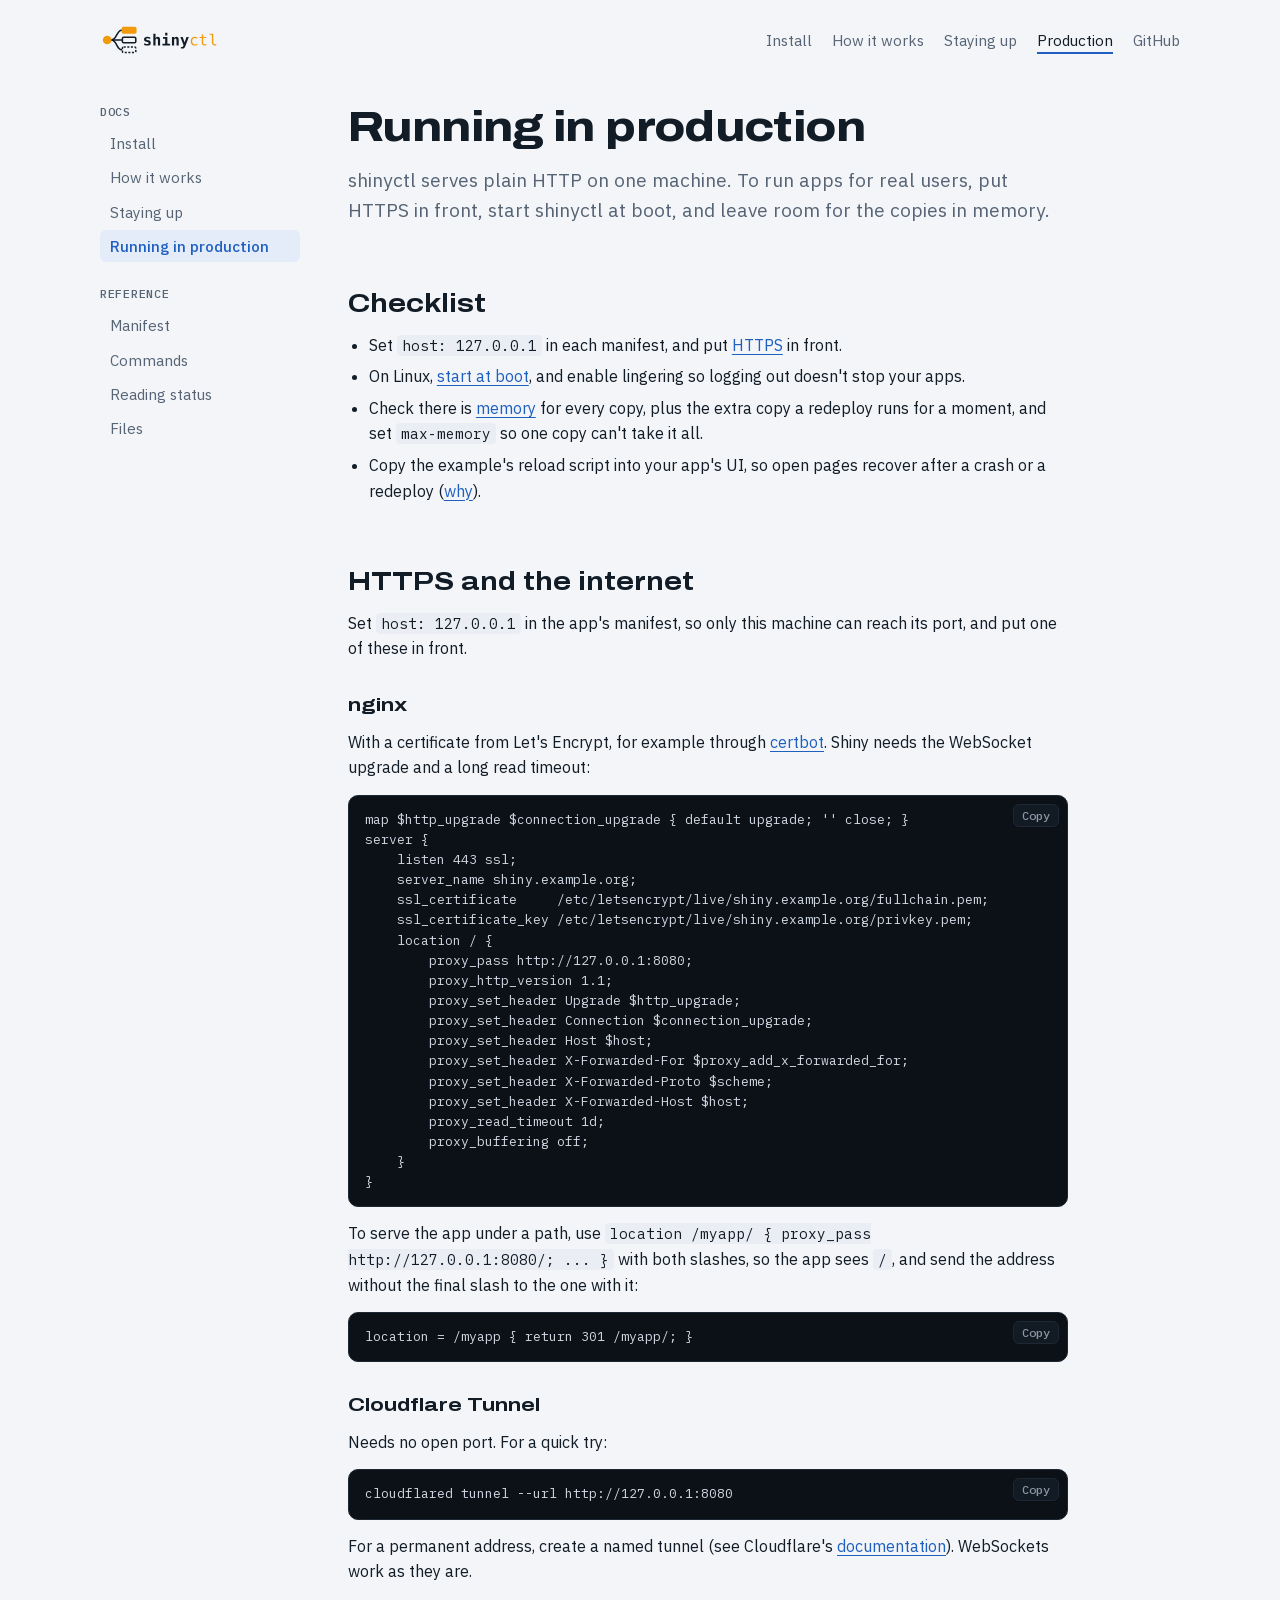
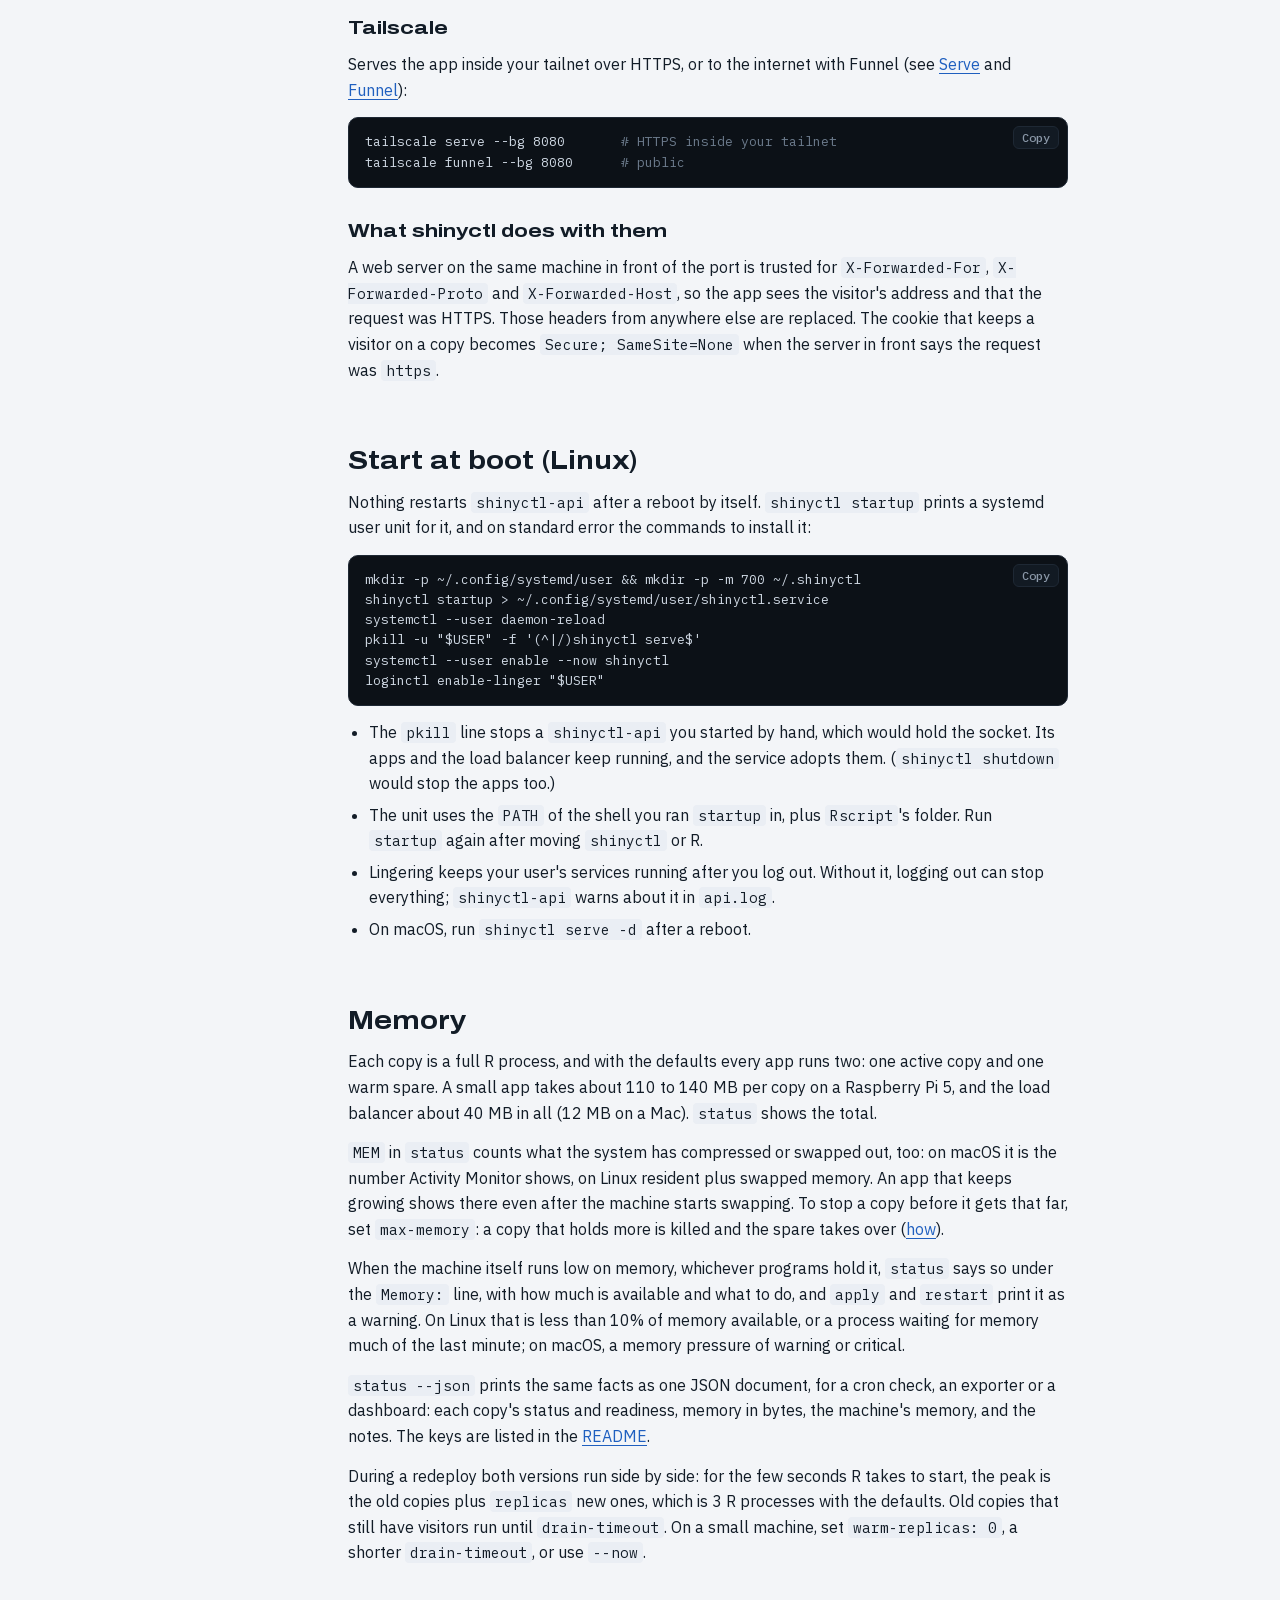
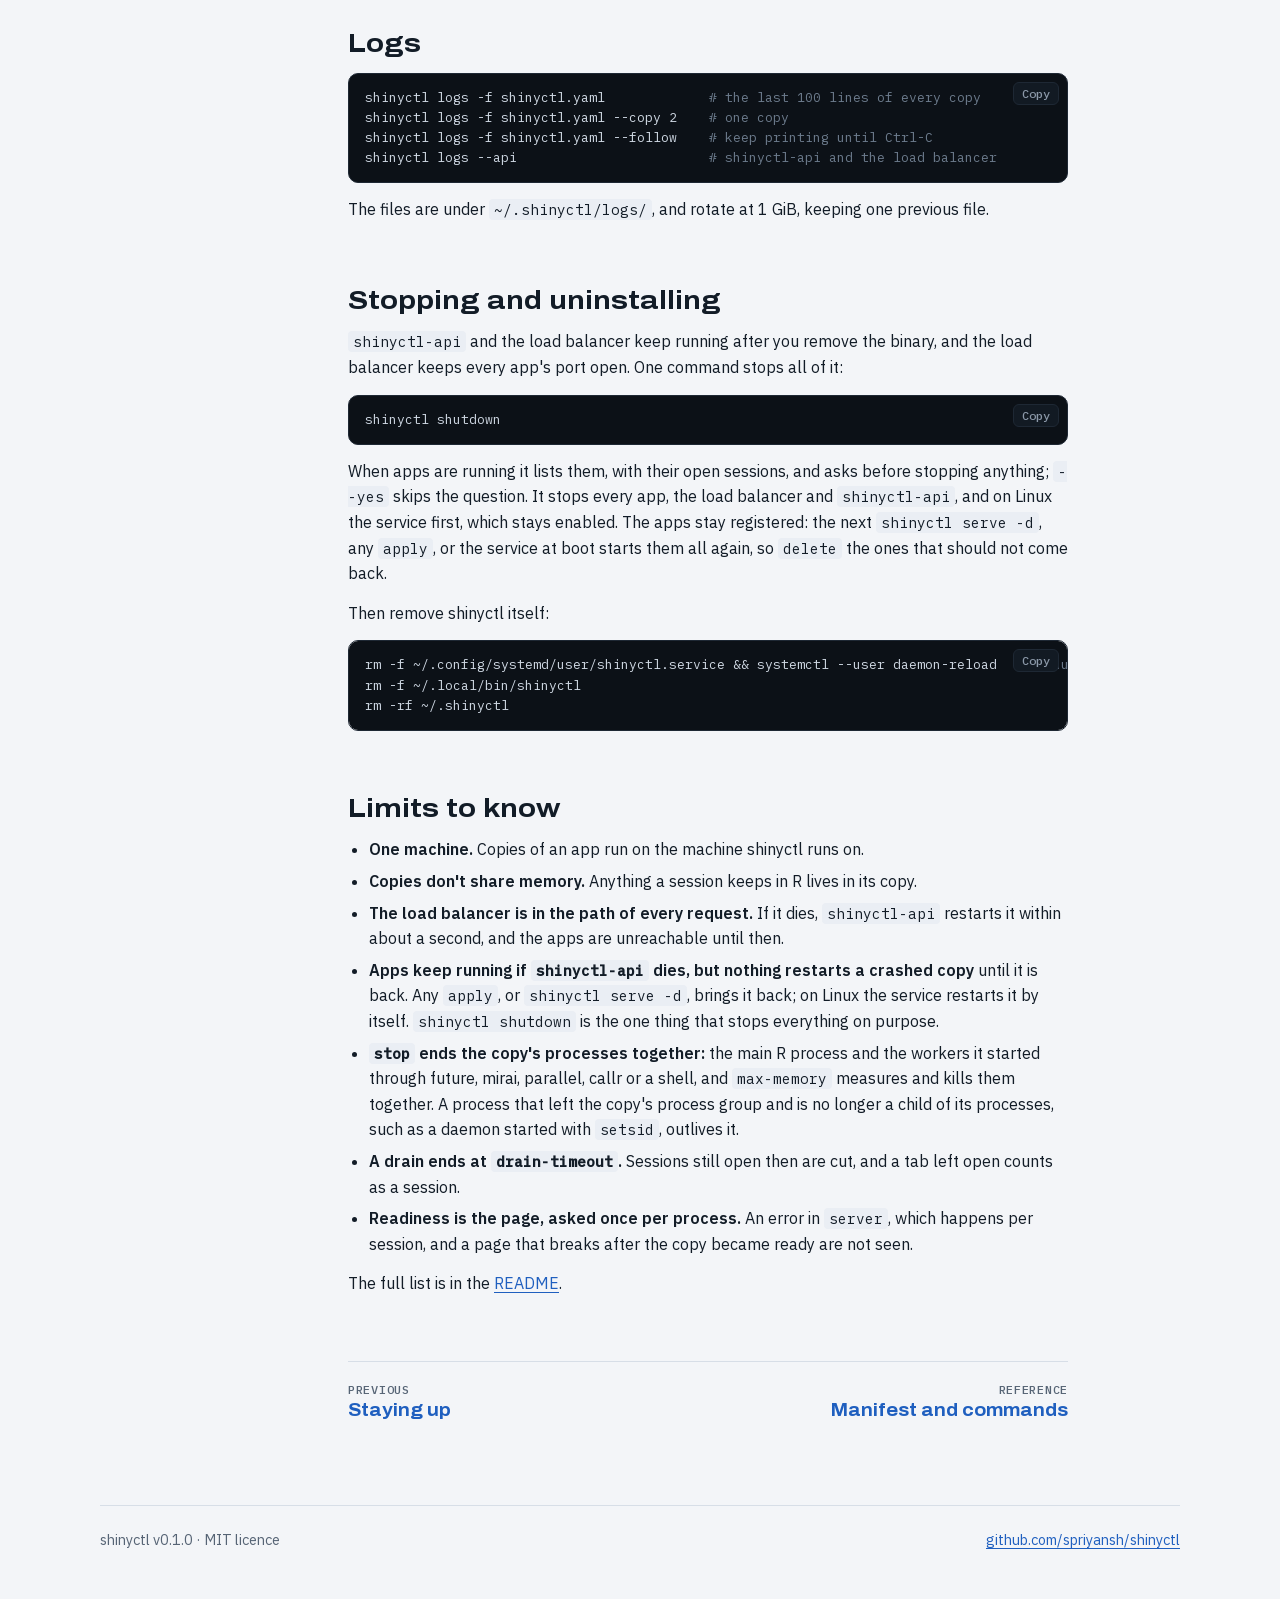
<file: site/production.html>
<!doctype html>
<html lang="en">
<head>
<meta charset="utf-8">
<meta name="viewport" content="width=device-width, initial-scale=1, viewport-fit=cover">
<title>Running in production · shinyctl</title>
<meta name="description" content="Put Shiny apps run by shinyctl on the internet: HTTPS with nginx, Cloudflare Tunnel or Tailscale, starting at boot, memory, logs, and uninstalling.">
<link rel="canonical" href="https://spriyansh.github.io/shinyctl/production.html">
<meta property="og:type" content="website">
<meta property="og:site_name" content="shinyctl">
<meta property="og:url" content="https://spriyansh.github.io/shinyctl/production.html">
<meta property="og:title" content="Running in production · shinyctl">
<meta property="og:description" content="Put Shiny apps run by shinyctl on the internet: HTTPS with nginx, Cloudflare Tunnel or Tailscale, starting at boot, memory, logs, and uninstalling.">
<meta property="og:image" content="https://spriyansh.github.io/shinyctl/assets/social.png">
<meta property="og:image:width" content="1200">
<meta property="og:image:height" content="630">
<meta property="og:image:alt" content="The shinyctl logo and the line: Shiny apps that stay up.">
<meta name="twitter:card" content="summary_large_image">
<link rel="icon" href="assets/favicon.svg" type="image/svg+xml">
<link rel="apple-touch-icon" href="assets/apple-touch-icon.png">
<link rel="preload" href="assets/fonts/archivo-latin.woff2" as="font" type="font/woff2" crossorigin>
<link rel="stylesheet" href="assets/site.css">
<script src="assets/site.js" defer></script>
</head>
<body>
<div class="wrap">
<header class="top">
  <a class="mark" href="index.html" aria-label="shinyctl home"><picture><source srcset="assets/logo-dark.svg" media="(prefers-color-scheme: dark)"><img src="assets/logo.svg" alt="shinyctl" width="470" height="140"></picture></a>
  <nav class="nav" aria-label="Site">
    <a href="install.html">Install</a>
    <a href="how-it-works.html">How it works</a>
    <a href="staying-up.html">Staying up</a>
    <a href="production.html" aria-current="page">Production</a>
    <a href="https://github.com/spriyansh/shinyctl">GitHub</a>
  </nav>
</header>

<div class="doc">
<aside class="side">
  <p>Docs</p>
  <ul>
    <li><a href="install.html">Install</a></li>
    <li><a href="how-it-works.html">How it works</a></li>
    <li><a href="staying-up.html">Staying up</a></li>
    <li><a href="production.html" aria-current="page">Running in production</a></li>
  </ul>
  <p>Reference</p>
  <ul>
    <li><a href="https://github.com/spriyansh/shinyctl#manifest">Manifest</a></li>
    <li><a href="https://github.com/spriyansh/shinyctl#commands">Commands</a></li>
    <li><a href="https://github.com/spriyansh/shinyctl#reading-status">Reading status</a></li>
    <li><a href="https://github.com/spriyansh/shinyctl#files">Files</a></li>
  </ul>
</aside>

<main class="prose">
<h1>Running in production</h1>
<p class="lede">shinyctl serves plain HTTP on one machine. To run apps for real users, put HTTPS in front, start shinyctl at boot, and leave room for the copies in memory.</p>

<h2 id="checklist">Checklist</h2>
<ul>
  <li>Set <code>host: 127.0.0.1</code> in each manifest, and put <a href="#https">HTTPS</a> in front.</li>
  <li>On Linux, <a href="#boot">start at boot</a>, and enable lingering so logging out doesn't stop your apps.</li>
  <li>Check there is <a href="#memory">memory</a> for every copy, plus the extra copy a redeploy runs for a moment, and set <code>max-memory</code> so one copy can't take it all.</li>
  <li>Copy the example's reload script into your app's UI, so open pages recover after a crash or a redeploy (<a href="staying-up.html#crash">why</a>).</li>
</ul>

<h2 id="https">HTTPS and the internet</h2>
<p>Set <code>host: 127.0.0.1</code> in the app's manifest, so only this machine can reach its port, and put one of these in front.</p>

<h3 id="nginx">nginx</h3>
<p>With a certificate from Let's Encrypt, for example through <a href="https://certbot.eff.org/">certbot</a>. Shiny needs the WebSocket upgrade and a long read timeout:</p>
<pre><code>map $http_upgrade $connection_upgrade { default upgrade; '' close; }
server {
    listen 443 ssl;
    server_name shiny.example.org;
    ssl_certificate     /etc/letsencrypt/live/shiny.example.org/fullchain.pem;
    ssl_certificate_key /etc/letsencrypt/live/shiny.example.org/privkey.pem;
    location / {
        proxy_pass http://127.0.0.1:8080;
        proxy_http_version 1.1;
        proxy_set_header Upgrade $http_upgrade;
        proxy_set_header Connection $connection_upgrade;
        proxy_set_header Host $host;
        proxy_set_header X-Forwarded-For $proxy_add_x_forwarded_for;
        proxy_set_header X-Forwarded-Proto $scheme;
        proxy_set_header X-Forwarded-Host $host;
        proxy_read_timeout 1d;
        proxy_buffering off;
    }
}</code></pre>
<p>To serve the app under a path, use <code>location /myapp/ { proxy_pass http://127.0.0.1:8080/; ... }</code> with both slashes, so the app sees <code>/</code>, and send the address without the final slash to the one with it:</p>
<pre><code>location = /myapp { return 301 /myapp/; }</code></pre>

<h3 id="cloudflare">Cloudflare Tunnel</h3>
<p>Needs no open port. For a quick try:</p>
<pre><code>cloudflared tunnel --url http://127.0.0.1:8080</code></pre>
<p>For a permanent address, create a named tunnel (see Cloudflare's <a href="https://developers.cloudflare.com/cloudflare-one/connections/connect-networks/">documentation</a>). WebSockets work as they are.</p>

<h3 id="tailscale">Tailscale</h3>
<p>Serves the app inside your tailnet over HTTPS, or to the internet with Funnel (see <a href="https://tailscale.com/kb/1312/serve">Serve</a> and <a href="https://tailscale.com/kb/1223/funnel">Funnel</a>):</p>
<pre><code>tailscale serve --bg 8080       <span class="c"># HTTPS inside your tailnet</span>
tailscale funnel --bg 8080      <span class="c"># public</span></code></pre>

<h3 id="forwarded">What shinyctl does with them</h3>
<p>A web server on the same machine in front of the port is trusted for <code>X-Forwarded-For</code>, <code>X-Forwarded-Proto</code> and <code>X-Forwarded-Host</code>, so the app sees the visitor's address and that the request was HTTPS. Those headers from anywhere else are replaced. The cookie that keeps a visitor on a copy becomes <code>Secure; SameSite=None</code> when the server in front says the request was <code>https</code>.</p>

<h2 id="boot">Start at boot (Linux)</h2>
<p>Nothing restarts <code>shinyctl-api</code> after a reboot by itself. <code>shinyctl startup</code> prints a systemd user unit for it, and on standard error the commands to install it:</p>
<pre><code>mkdir -p ~/.config/systemd/user &amp;&amp; mkdir -p -m 700 ~/.shinyctl
shinyctl startup &gt; ~/.config/systemd/user/shinyctl.service
systemctl --user daemon-reload
pkill -u "$USER" -f '(^|/)shinyctl serve$'
systemctl --user enable --now shinyctl
loginctl enable-linger "$USER"</code></pre>
<ul>
  <li>The <code>pkill</code> line stops a <code>shinyctl-api</code> you started by hand, which would hold the socket. Its apps and the load balancer keep running, and the service adopts them. (<code>shinyctl shutdown</code> would stop the apps too.)</li>
  <li>The unit uses the <code>PATH</code> of the shell you ran <code>startup</code> in, plus <code>Rscript</code>'s folder. Run <code>startup</code> again after moving <code>shinyctl</code> or R.</li>
  <li>Lingering keeps your user's services running after you log out. Without it, logging out can stop everything; <code>shinyctl-api</code> warns about it in <code>api.log</code>.</li>
  <li>On macOS, run <code>shinyctl serve -d</code> after a reboot.</li>
</ul>

<h2 id="memory">Memory</h2>
<p>Each copy is a full R process, and with the defaults every app runs two: one active copy and one warm spare. A small app takes about 110 to 140 MB per copy on a Raspberry Pi 5, and the load balancer about 40 MB in all (12 MB on a Mac). <code>status</code> shows the total.</p>
<p><code>MEM</code> in <code>status</code> counts what the system has compressed or swapped out, too: on macOS it is the number Activity Monitor shows, on Linux resident plus swapped memory. An app that keeps growing shows there even after the machine starts swapping. To stop a copy before it gets that far, set <code>max-memory</code>: a copy that holds more is killed and the spare takes over (<a href="staying-up.html#memory">how</a>).</p>
<p>When the machine itself runs low on memory, whichever programs hold it, <code>status</code> says so under the <code>Memory:</code> line, with how much is available and what to do, and <code>apply</code> and <code>restart</code> print it as a warning. On Linux that is less than 10% of memory available, or a process waiting for memory much of the last minute; on macOS, a memory pressure of warning or critical.</p>
<p><code>status --json</code> prints the same facts as one JSON document, for a cron check, an exporter or a dashboard: each copy's status and readiness, memory in bytes, the machine's memory, and the notes. The keys are listed in the <a href="https://github.com/spriyansh/shinyctl#as-json">README</a>.</p>
<p>During a redeploy both versions run side by side: for the few seconds R takes to start, the peak is the old copies plus <code>replicas</code> new ones, which is 3 R processes with the defaults. Old copies that still have visitors run until <code>drain-timeout</code>. On a small machine, set <code>warm-replicas: 0</code>, a shorter <code>drain-timeout</code>, or use <code>--now</code>.</p>

<h2 id="logs">Logs</h2>
<pre><code>shinyctl logs -f shinyctl.yaml             <span class="c"># the last 100 lines of every copy</span>
shinyctl logs -f shinyctl.yaml --copy 2    <span class="c"># one copy</span>
shinyctl logs -f shinyctl.yaml --follow    <span class="c"># keep printing until Ctrl-C</span>
shinyctl logs --api                        <span class="c"># shinyctl-api and the load balancer</span></code></pre>
<p>The files are under <code>~/.shinyctl/logs/</code>, and rotate at 1 GiB, keeping one previous file.</p>

<h2 id="uninstall">Stopping and uninstalling</h2>
<p><code>shinyctl-api</code> and the load balancer keep running after you remove the binary, and the load balancer keeps every app's port open. One command stops all of it:</p>
<pre><code>shinyctl shutdown</code></pre>
<p>When apps are running it lists them, with their open sessions, and asks before stopping anything; <code>--yes</code> skips the question. It stops every app, the load balancer and <code>shinyctl-api</code>, and on Linux the service first, which stays enabled. The apps stay registered: the next <code>shinyctl serve -d</code>, any <code>apply</code>, or the service at boot starts them all again, so <code>delete</code> the ones that should not come back.</p>
<p>Then remove shinyctl itself:</p>
<pre><code>rm -f ~/.config/systemd/user/shinyctl.service &amp;&amp; systemctl --user daemon-reload   <span class="c"># Linux, with the service</span>
rm -f ~/.local/bin/shinyctl
rm -rf ~/.shinyctl</code></pre>

<h2 id="limits">Limits to know</h2>
<ul>
  <li><b>One machine.</b> Copies of an app run on the machine shinyctl runs on.</li>
  <li><b>Copies don't share memory.</b> Anything a session keeps in R lives in its copy.</li>
  <li><b>The load balancer is in the path of every request.</b> If it dies, <code>shinyctl-api</code> restarts it within about a second, and the apps are unreachable until then.</li>
  <li><b>Apps keep running if <code>shinyctl-api</code> dies, but nothing restarts a crashed copy</b> until it is back. Any <code>apply</code>, or <code>shinyctl serve -d</code>, brings it back; on Linux the service restarts it by itself. <code>shinyctl shutdown</code> is the one thing that stops everything on purpose.</li>
  <li><b><code>stop</code> ends the copy's processes together:</b> the main R process and the workers it started through future, mirai, parallel, callr or a shell, and <code>max-memory</code> measures and kills them together. A process that left the copy's process group and is no longer a child of its processes, such as a daemon started with <code>setsid</code>, outlives it.</li>
  <li><b>A drain ends at <code>drain-timeout</code>.</b> Sessions still open then are cut, and a tab left open counts as a session.</li>
  <li><b>Readiness is the page, asked once per process.</b> An error in <code>server</code>, which happens per session, and a page that breaks after the copy became ready are not seen.</li>
</ul>
<p>The full list is in the <a href="https://github.com/spriyansh/shinyctl#limitations">README</a>.</p>

<nav class="pager" aria-label="Previous and next page">
  <a href="staying-up.html"><span>Previous</span><b>Staying up</b></a>
  <a class="next" href="https://github.com/spriyansh/shinyctl#manifest"><span>Reference</span><b>Manifest and commands</b></a>
</nav>
</main>
</div>

<footer class="foot">
  <span>shinyctl v0.1.0 · MIT licence</span>
  <a href="https://github.com/spriyansh/shinyctl">github.com/spriyansh/shinyctl</a>
</footer>
</div>
</body>
</html>
</file>
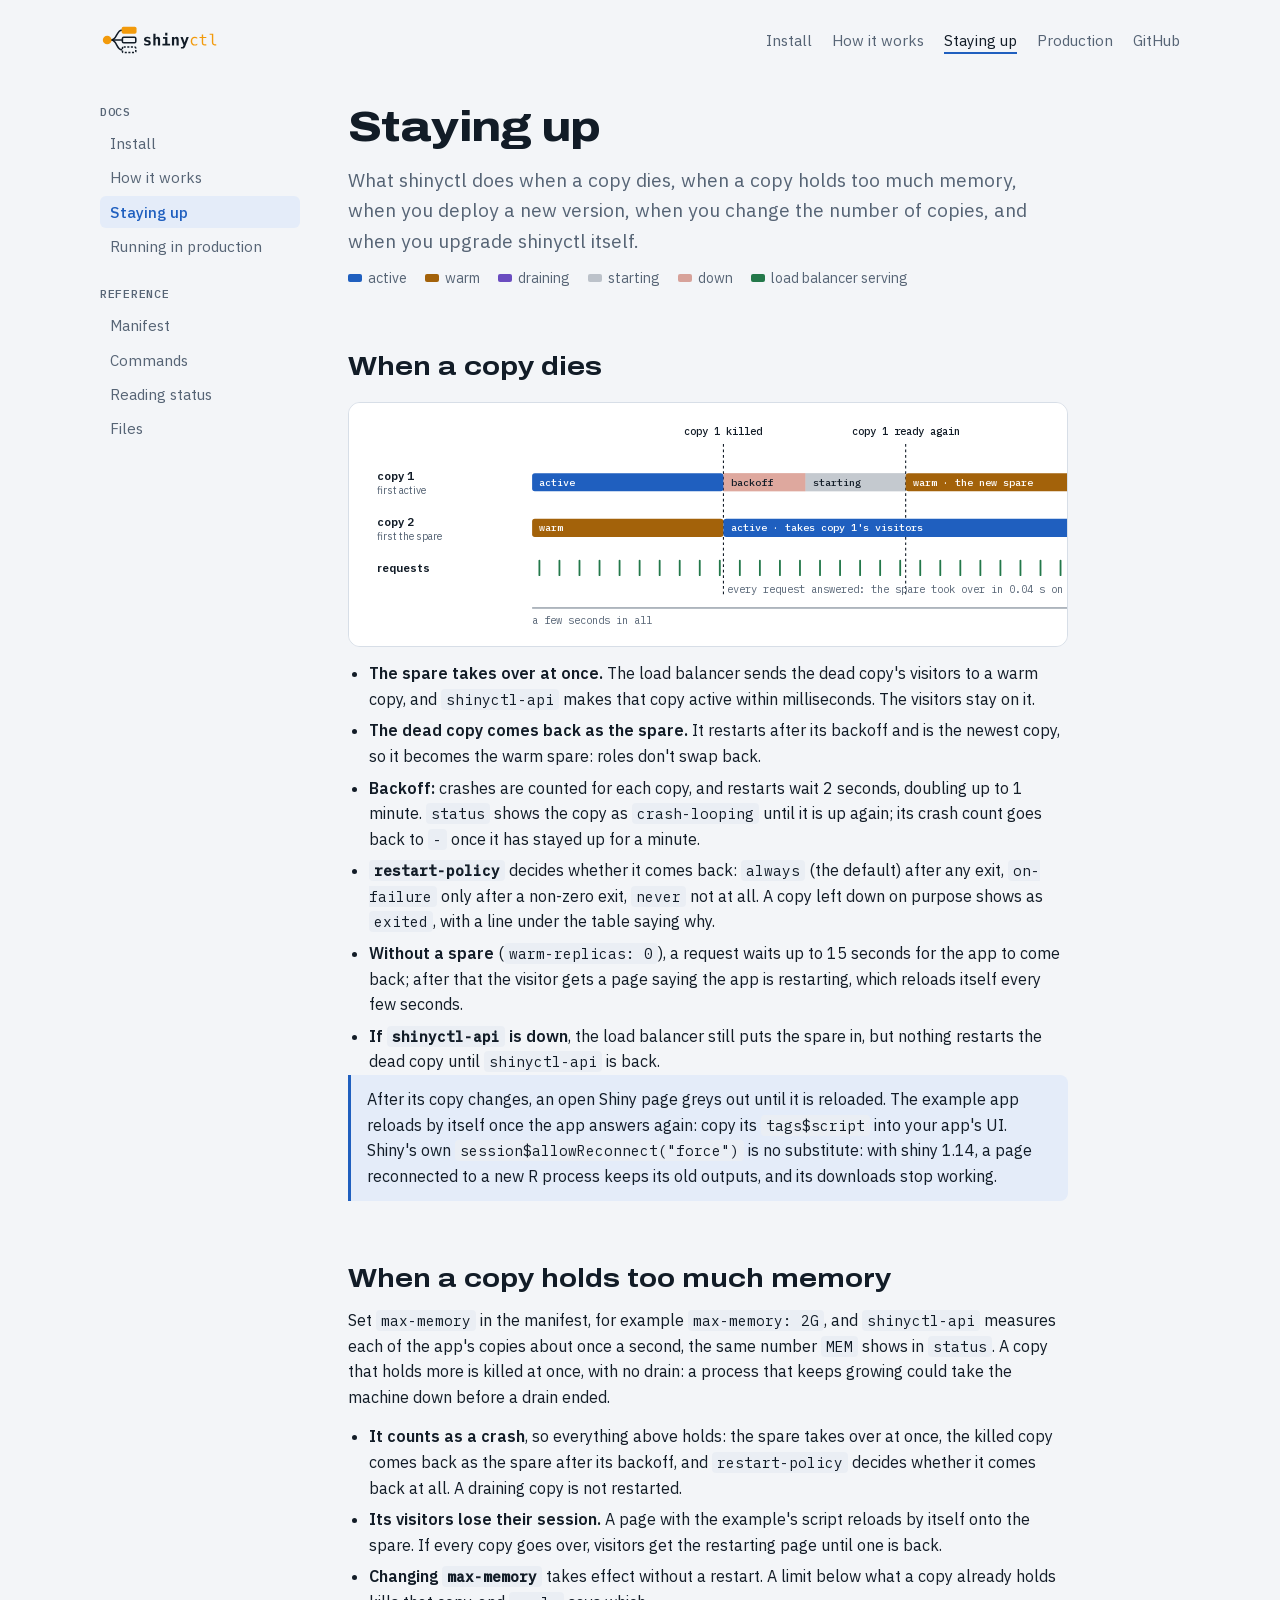
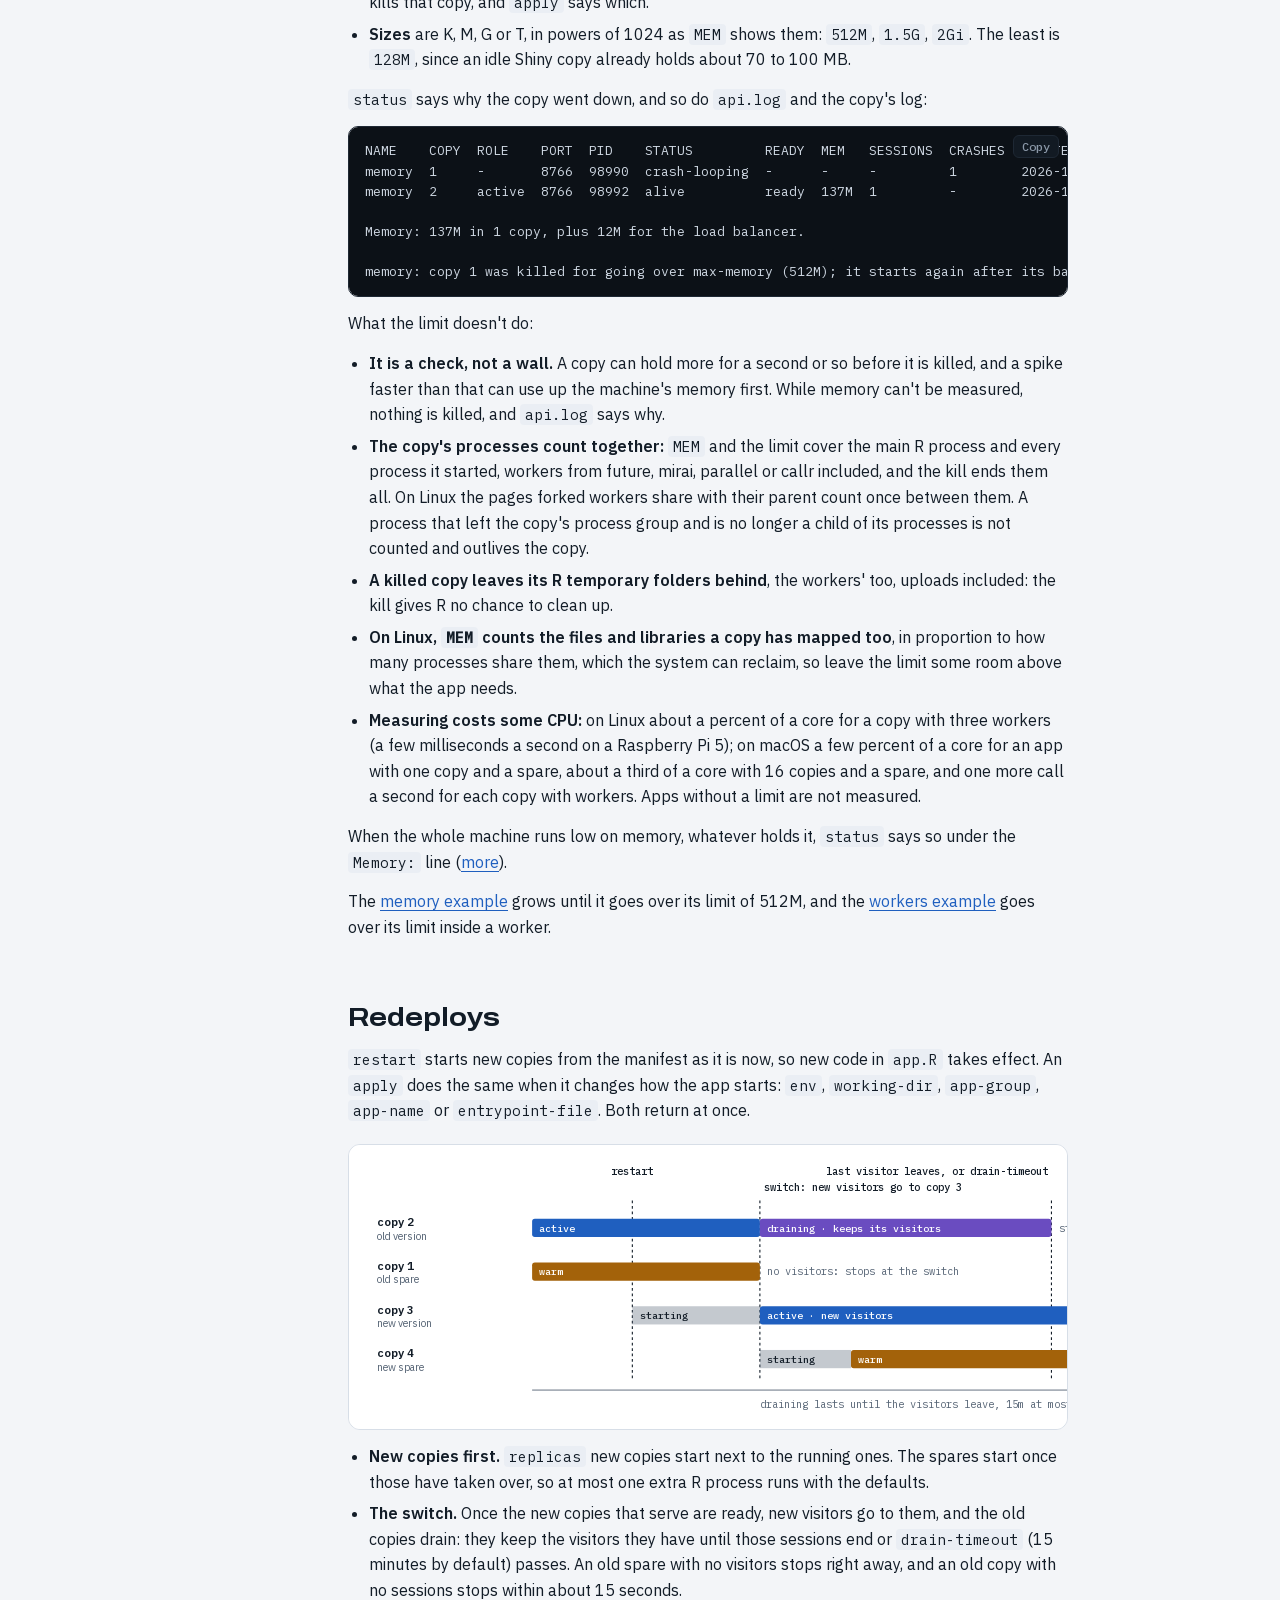
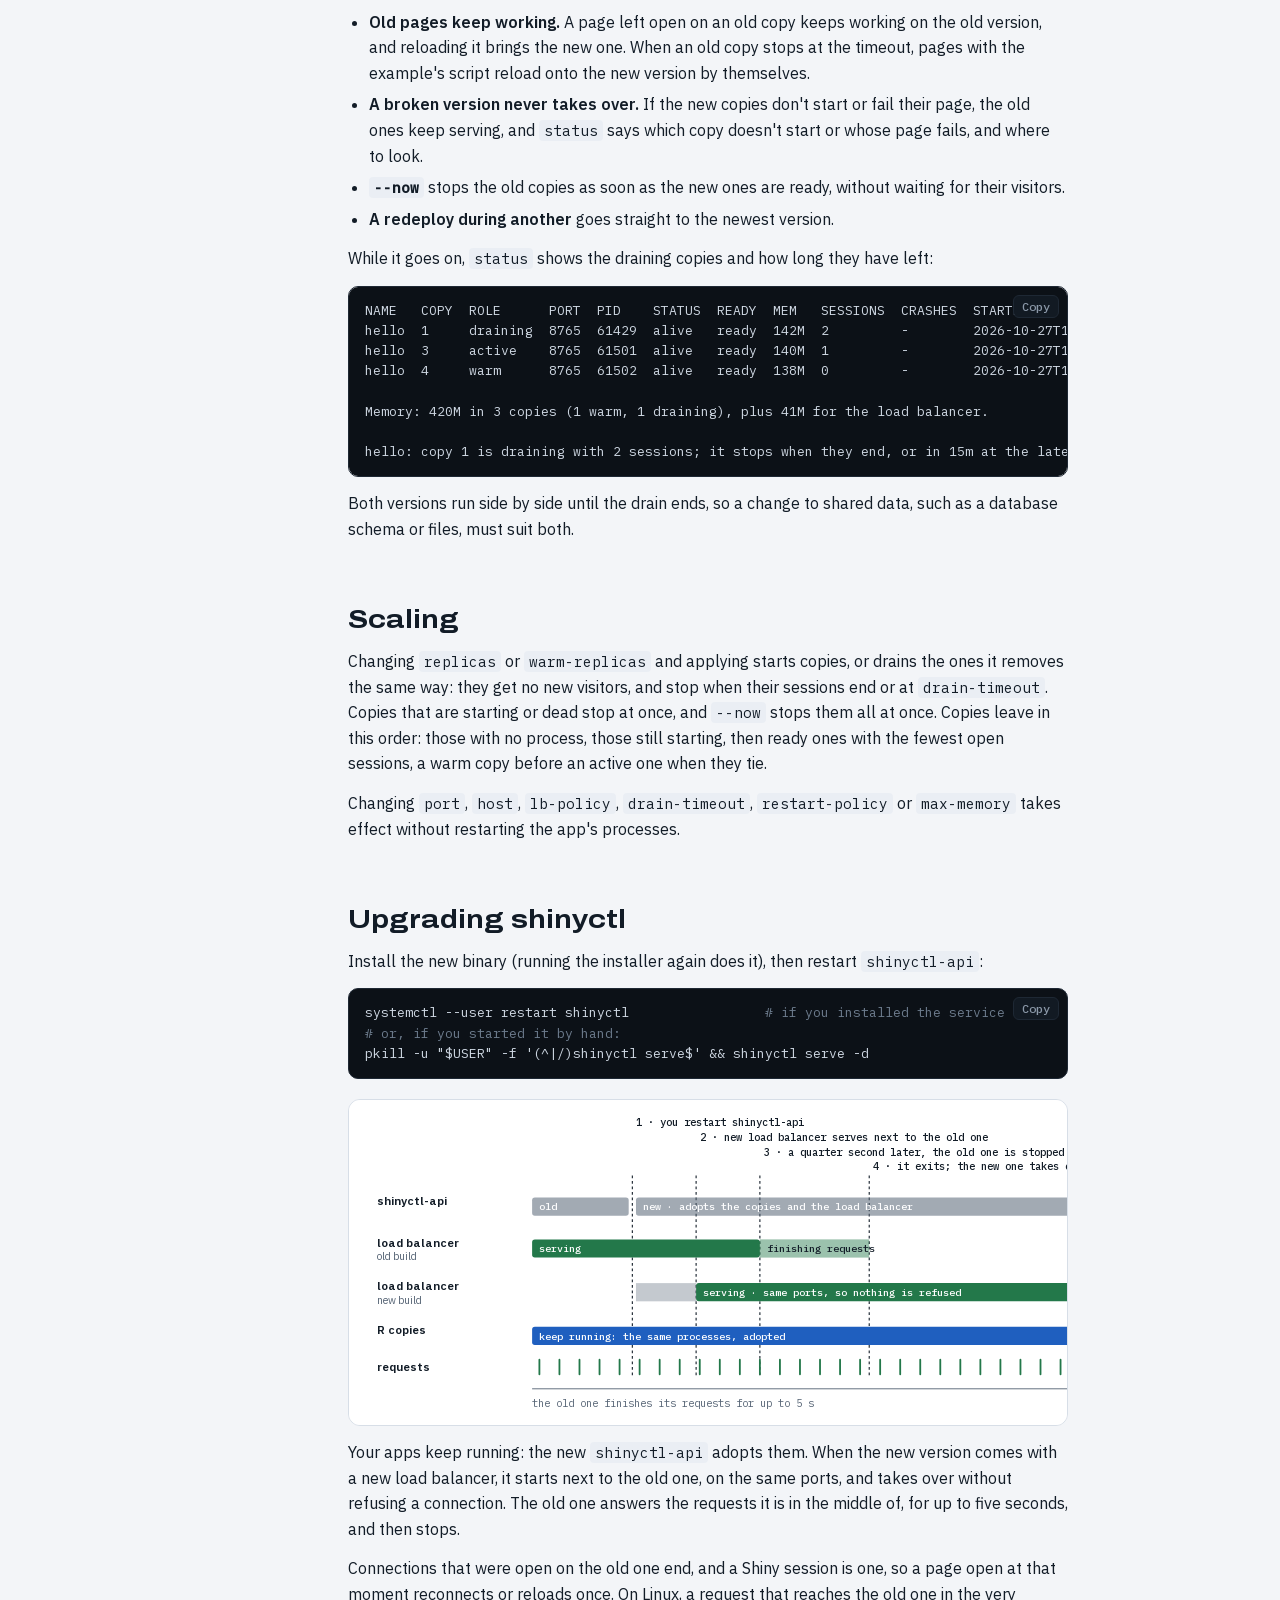
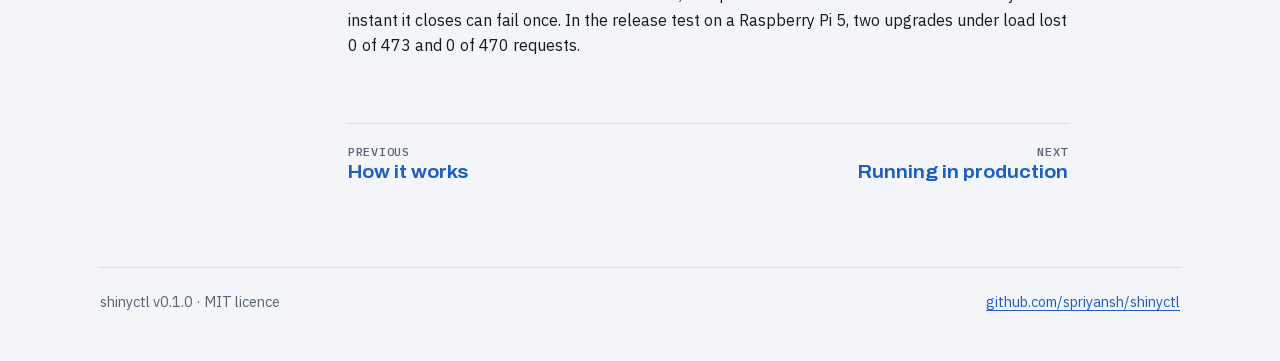
<file: site/staying-up.html>
<!doctype html>
<html lang="en">
<head>
<meta charset="utf-8">
<meta name="viewport" content="width=device-width, initial-scale=1, viewport-fit=cover">
<title>Staying up · shinyctl</title>
<meta name="description" content="What shinyctl does when a copy of a Shiny app dies, during a redeploy, when the number of copies changes, and when shinyctl itself is upgraded.">
<link rel="canonical" href="https://spriyansh.github.io/shinyctl/staying-up.html">
<meta property="og:type" content="website">
<meta property="og:site_name" content="shinyctl">
<meta property="og:url" content="https://spriyansh.github.io/shinyctl/staying-up.html">
<meta property="og:title" content="Staying up · shinyctl">
<meta property="og:description" content="What shinyctl does when a copy of a Shiny app dies, during a redeploy, when the number of copies changes, and when shinyctl itself is upgraded.">
<meta property="og:image" content="https://spriyansh.github.io/shinyctl/assets/social.png">
<meta property="og:image:width" content="1200">
<meta property="og:image:height" content="630">
<meta property="og:image:alt" content="The shinyctl logo and the line: Shiny apps that stay up.">
<meta name="twitter:card" content="summary_large_image">
<link rel="icon" href="assets/favicon.svg" type="image/svg+xml">
<link rel="apple-touch-icon" href="assets/apple-touch-icon.png">
<link rel="preload" href="assets/fonts/archivo-latin.woff2" as="font" type="font/woff2" crossorigin>
<link rel="stylesheet" href="assets/site.css">
<script src="assets/site.js" defer></script>
</head>
<body>
<div class="wrap">
<header class="top">
  <a class="mark" href="index.html" aria-label="shinyctl home"><picture><source srcset="assets/logo-dark.svg" media="(prefers-color-scheme: dark)"><img src="assets/logo.svg" alt="shinyctl" width="470" height="140"></picture></a>
  <nav class="nav" aria-label="Site">
    <a href="install.html">Install</a>
    <a href="how-it-works.html">How it works</a>
    <a href="staying-up.html" aria-current="page">Staying up</a>
    <a href="production.html">Production</a>
    <a href="https://github.com/spriyansh/shinyctl">GitHub</a>
  </nav>
</header>

<div class="doc">
<aside class="side">
  <p>Docs</p>
  <ul>
    <li><a href="install.html">Install</a></li>
    <li><a href="how-it-works.html">How it works</a></li>
    <li><a href="staying-up.html" aria-current="page">Staying up</a></li>
    <li><a href="production.html">Running in production</a></li>
  </ul>
  <p>Reference</p>
  <ul>
    <li><a href="https://github.com/spriyansh/shinyctl#manifest">Manifest</a></li>
    <li><a href="https://github.com/spriyansh/shinyctl#commands">Commands</a></li>
    <li><a href="https://github.com/spriyansh/shinyctl#reading-status">Reading status</a></li>
    <li><a href="https://github.com/spriyansh/shinyctl#files">Files</a></li>
  </ul>
</aside>

<main class="prose">
<h1>Staying up</h1>
<p class="lede">What shinyctl does when a copy dies, when a copy holds too much memory, when you deploy a new version, when you change the number of copies, and when you upgrade shinyctl itself.</p>
<div class="legend" aria-label="Colours in the timelines">
  <span><i style="background:var(--accent)"></i>active</span>
  <span><i style="background:var(--warm)"></i>warm</span>
  <span><i style="background:var(--drain)"></i>draining</span>
  <span><i style="background:var(--muted);opacity:.35"></i>starting</span>
  <span><i style="background:var(--down);opacity:.45"></i>down</span>
  <span><i style="background:var(--ok)"></i>load balancer serving</span>
</div>

<h2 id="crash">When a copy dies</h2>
<figure class="diagram">
  <p class="hint">Scroll sideways to see the whole timeline.</p>
  <svg class="timeline" viewBox="0 0 900 245" role="img" aria-labelledby="crash-title crash-desc">
    <title id="crash-title">A copy dies and the spare takes over</title>
    <desc id="crash-desc">Copy 1 is active and copy 2 is warm. Copy 1 is killed; the next request goes to copy 2, which becomes active. Copy 1 waits out its backoff, starts again, and becomes the new warm spare. Every request is answered throughout.</desc>
    <line class="d-mark" x1="400" y1="34" x2="400" y2="200"/>
    <text class="d-strong" x="400" y="24" text-anchor="middle">copy 1 killed</text>
    <line class="d-mark" x1="600" y1="34" x2="600" y2="200"/>
    <text class="d-strong" x="600" y="24" text-anchor="middle">copy 1 ready again</text>

    <text class="d-lane" x="20" y="74">copy 1</text>
    <text class="d-lane-sub" x="20" y="89">first active</text>
    <rect class="r-active" x="190" y="66" width="210" height="20" rx="3"/>
    <text class="bar-label" x="198" y="80">active</text>
    <rect class="r-down r-fade" x="400" y="66" width="90" height="20"/>
    <text class="bar-label on-light" x="408" y="80">backoff</text>
    <rect class="r-start" x="490" y="66" width="110" height="20"/>
    <text class="bar-label on-light" x="498" y="80">starting</text>
    <rect class="r-warm" x="600" y="66" width="280" height="20" rx="3"/>
    <text class="bar-label" x="608" y="80">warm · the new spare</text>

    <text class="d-lane" x="20" y="124">copy 2</text>
    <text class="d-lane-sub" x="20" y="139">first the spare</text>
    <rect class="r-warm" x="190" y="116" width="210" height="20" rx="3"/>
    <text class="bar-label" x="198" y="130">warm</text>
    <rect class="r-active" x="400" y="116" width="480" height="20" rx="3"/>
    <text class="bar-label" x="408" y="130">active · takes copy 1's visitors</text>

    <text class="d-lane" x="20" y="174">requests</text>
    <path class="d-tick" d="M198,162 V178 M220,162 V178 M242,162 V178 M264,162 V178 M286,162 V178 M308,162 V178 M330,162 V178 M352,162 V178 M374,162 V178 M396,162 V178 M418,162 V178 M440,162 V178 M462,162 V178 M484,162 V178 M506,162 V178 M528,162 V178 M550,162 V178 M572,162 V178 M594,162 V178 M616,162 V178 M638,162 V178 M660,162 V178 M682,162 V178 M704,162 V178 M726,162 V178 M748,162 V178 M770,162 V178 M792,162 V178 M814,162 V178 M836,162 V178 M858,162 V178"/>
    <text class="d-label" x="404" y="198">every request answered: the spare took over in 0.04 s on a Pi 5</text>
    <line class="d-axis" x1="190" y1="214" x2="880" y2="214"/>
    <text class="d-label" x="880" y="232" text-anchor="end">time →</text>
    <text class="d-label" x="190" y="232">a few seconds in all</text>
  </svg>
</figure>
<ul>
  <li><b>The spare takes over at once.</b> The load balancer sends the dead copy's visitors to a warm copy, and <code>shinyctl-api</code> makes that copy active within milliseconds. The visitors stay on it.</li>
  <li><b>The dead copy comes back as the spare.</b> It restarts after its backoff and is the newest copy, so it becomes the warm spare: roles don't swap back.</li>
  <li><b>Backoff:</b> crashes are counted for each copy, and restarts wait 2 seconds, doubling up to 1 minute. <code>status</code> shows the copy as <code>crash-looping</code> until it is up again; its crash count goes back to <code>-</code> once it has stayed up for a minute.</li>
  <li><b><code>restart-policy</code></b> decides whether it comes back: <code>always</code> (the default) after any exit, <code>on-failure</code> only after a non-zero exit, <code>never</code> not at all. A copy left down on purpose shows as <code>exited</code>, with a line under the table saying why.</li>
  <li><b>Without a spare</b> (<code>warm-replicas: 0</code>), a request waits up to 15 seconds for the app to come back; after that the visitor gets a page saying the app is restarting, which reloads itself every few seconds.</li>
  <li><b>If <code>shinyctl-api</code> is down</b>, the load balancer still puts the spare in, but nothing restarts the dead copy until <code>shinyctl-api</code> is back.</li>
</ul>
<div class="note">
  <p>After its copy changes, an open Shiny page greys out until it is reloaded. The example app reloads by itself once the app answers again: copy its <code>tags$script</code> into your app's UI. Shiny's own <code>session$allowReconnect("force")</code> is no substitute: with shiny 1.14, a page reconnected to a new R process keeps its old outputs, and its downloads stop working.</p>
</div>

<h2 id="memory">When a copy holds too much memory</h2>
<p>Set <code>max-memory</code> in the manifest, for example <code>max-memory: 2G</code>, and <code>shinyctl-api</code> measures each of the app's copies about once a second, the same number <code>MEM</code> shows in <code>status</code>. A copy that holds more is killed at once, with no drain: a process that keeps growing could take the machine down before a drain ended.</p>
<ul>
  <li><b>It counts as a crash</b>, so everything above holds: the spare takes over at once, the killed copy comes back as the spare after its backoff, and <code>restart-policy</code> decides whether it comes back at all. A draining copy is not restarted.</li>
  <li><b>Its visitors lose their session.</b> A page with the example's script reloads by itself onto the spare. If every copy goes over, visitors get the restarting page until one is back.</li>
  <li><b>Changing <code>max-memory</code></b> takes effect without a restart. A limit below what a copy already holds kills that copy, and <code>apply</code> says which.</li>
  <li><b>Sizes</b> are K, M, G or T, in powers of 1024 as <code>MEM</code> shows them: <code>512M</code>, <code>1.5G</code>, <code>2Gi</code>. The least is <code>128M</code>, since an idle Shiny copy already holds about 70 to 100 MB.</li>
</ul>
<p><code>status</code> says why the copy went down, and so do <code>api.log</code> and the copy's log:</p>
<pre><code>NAME    COPY  ROLE    PORT  PID    STATUS         READY  MEM   SESSIONS  CRASHES  STARTED
memory  1     -       8766  98990  crash-looping  -      -     -         1        2026-10-31T18:38:12+01:00
memory  2     active  8766  98992  alive          ready  137M  1         -        2026-10-31T18:38:12+01:00

Memory: 137M in 1 copy, plus 12M for the load balancer.

memory: copy 1 was killed for going over max-memory (512M); it starts again after its backoff.</code></pre>
<p>What the limit doesn't do:</p>
<ul>
  <li><b>It is a check, not a wall.</b> A copy can hold more for a second or so before it is killed, and a spike faster than that can use up the machine's memory first. While memory can't be measured, nothing is killed, and <code>api.log</code> says why.</li>
  <li><b>The copy's processes count together:</b> <code>MEM</code> and the limit cover the main R process and every process it started, workers from future, mirai, parallel or callr included, and the kill ends them all. On Linux the pages forked workers share with their parent count once between them. A process that left the copy's process group and is no longer a child of its processes is not counted and outlives the copy.</li>
  <li><b>A killed copy leaves its R temporary folders behind</b>, the workers' too, uploads included: the kill gives R no chance to clean up.</li>
  <li><b>On Linux, <code>MEM</code> counts the files and libraries a copy has mapped too</b>, in proportion to how many processes share them, which the system can reclaim, so leave the limit some room above what the app needs.</li>
  <li><b>Measuring costs some CPU:</b> on Linux about a percent of a core for a copy with three workers (a few milliseconds a second on a Raspberry Pi 5); on macOS a few percent of a core for an app with one copy and a spare, about a third of a core with 16 copies and a spare, and one more call a second for each copy with workers. Apps without a limit are not measured.</li>
</ul>
<p>When the whole machine runs low on memory, whatever holds it, <code>status</code> says so under the <code>Memory:</code> line (<a href="production.html#memory">more</a>).</p>
<p>The <a href="install.html#example">memory example</a> grows until it goes over its limit of 512M, and the <a href="install.html#example">workers example</a> goes over its limit inside a worker.</p>

<h2 id="redeploy">Redeploys</h2>
<p><code>restart</code> starts new copies from the manifest as it is now, so new code in <code>app.R</code> takes effect. An <code>apply</code> does the same when it changes how the app starts: <code>env</code>, <code>working-dir</code>, <code>app-group</code>, <code>app-name</code> or <code>entrypoint-file</code>. Both return at once.</p>
<figure class="diagram">
  <p class="hint">Scroll sideways to see the whole timeline.</p>
  <svg class="timeline" viewBox="0 0 900 290" role="img" aria-labelledby="deploy-title deploy-desc">
    <title id="deploy-title">A redeploy that drains</title>
    <desc id="deploy-desc">On restart, new copy 3 starts while the old copies serve. At the switch, new visitors go to copy 3, old copy 2 drains and old spare copy 1 stops. The new spare, copy 4, starts after the switch. Copy 2 stops when its last visitor leaves, or at drain-timeout.</desc>
    <line class="d-mark" x1="300" y1="50" x2="300" y2="248"/>
    <text class="d-strong" x="300" y="22" text-anchor="middle">restart</text>
    <line class="d-mark" x1="440" y1="50" x2="440" y2="248"/>
    <text class="d-strong" x="444" y="40">switch: new visitors go to copy 3</text>
    <line class="d-mark" x1="760" y1="50" x2="760" y2="248"/>
    <text class="d-strong" x="756" y="22" text-anchor="end">last visitor leaves, or drain-timeout</text>

    <text class="d-lane" x="20" y="78">copy 2</text>
    <text class="d-lane-sub" x="20" y="93">old version</text>
    <rect class="r-active" x="190" y="70" width="250" height="20" rx="3"/>
    <text class="bar-label" x="198" y="84">active</text>
    <rect class="r-drain" x="440" y="70" width="320" height="20" rx="3"/>
    <text class="bar-label" x="448" y="84">draining · keeps its visitors</text>
    <text class="d-label" x="768" y="84">stops</text>

    <text class="d-lane" x="20" y="126">copy 1</text>
    <text class="d-lane-sub" x="20" y="141">old spare</text>
    <rect class="r-warm" x="190" y="118" width="250" height="20" rx="3"/>
    <text class="bar-label" x="198" y="132">warm</text>
    <text class="d-label" x="448" y="132">no visitors: stops at the switch</text>

    <text class="d-lane" x="20" y="174">copy 3</text>
    <text class="d-lane-sub" x="20" y="189">new version</text>
    <rect class="r-start" x="300" y="166" width="140" height="20"/>
    <text class="bar-label on-light" x="308" y="180">starting</text>
    <rect class="r-active" x="440" y="166" width="440" height="20" rx="3"/>
    <text class="bar-label" x="448" y="180">active · new visitors</text>

    <text class="d-lane" x="20" y="222">copy 4</text>
    <text class="d-lane-sub" x="20" y="237">new spare</text>
    <rect class="r-start" x="440" y="214" width="100" height="20"/>
    <text class="bar-label on-light" x="448" y="228">starting</text>
    <rect class="r-warm" x="540" y="214" width="340" height="20" rx="3"/>
    <text class="bar-label" x="548" y="228">warm</text>

    <line class="d-axis" x1="190" y1="258" x2="880" y2="258"/>
    <text class="d-label" x="880" y="278" text-anchor="end">time →</text>
    <text class="d-label" x="440" y="278">draining lasts until the visitors leave, 15m at most</text>
  </svg>
</figure>
<ul>
  <li><b>New copies first.</b> <code>replicas</code> new copies start next to the running ones. The spares start once those have taken over, so at most one extra R process runs with the defaults.</li>
  <li><b>The switch.</b> Once the new copies that serve are ready, new visitors go to them, and the old copies drain: they keep the visitors they have until those sessions end or <code>drain-timeout</code> (15 minutes by default) passes. An old spare with no visitors stops right away, and an old copy with no sessions stops within about 15 seconds.</li>
  <li><b>Old pages keep working.</b> A page left open on an old copy keeps working on the old version, and reloading it brings the new one. When an old copy stops at the timeout, pages with the example's script reload onto the new version by themselves.</li>
  <li><b>A broken version never takes over.</b> If the new copies don't start or fail their page, the old ones keep serving, and <code>status</code> says which copy doesn't start or whose page fails, and where to look.</li>
  <li><b><code>--now</code></b> stops the old copies as soon as the new ones are ready, without waiting for their visitors.</li>
  <li><b>A redeploy during another</b> goes straight to the newest version.</li>
</ul>
<p>While it goes on, <code>status</code> shows the draining copies and how long they have left:</p>
<pre><code>NAME   COPY  ROLE      PORT  PID    STATUS  READY  MEM   SESSIONS  CRASHES  STARTED
hello  1     draining  8765  61429  alive   ready  142M  2         -        2026-10-27T10:00:01+02:00
hello  3     active    8765  61501  alive   ready  140M  1         -        2026-10-27T11:30:05+02:00
hello  4     warm      8765  61502  alive   ready  138M  0         -        2026-10-27T11:30:05+02:00

Memory: 420M in 3 copies (1 warm, 1 draining), plus 41M for the load balancer.

hello: copy 1 is draining with 2 sessions; it stops when they end, or in 15m at the latest.</code></pre>
<p>Both versions run side by side until the drain ends, so a change to shared data, such as a database schema or files, must suit both.</p>

<h2 id="scaling">Scaling</h2>
<p>Changing <code>replicas</code> or <code>warm-replicas</code> and applying starts copies, or drains the ones it removes the same way: they get no new visitors, and stop when their sessions end or at <code>drain-timeout</code>. Copies that are starting or dead stop at once, and <code>--now</code> stops them all at once. Copies leave in this order: those with no process, those still starting, then ready ones with the fewest open sessions, a warm copy before an active one when they tie.</p>
<p>Changing <code>port</code>, <code>host</code>, <code>lb-policy</code>, <code>drain-timeout</code>, <code>restart-policy</code> or <code>max-memory</code> takes effect without restarting the app's processes.</p>

<h2 id="upgrade">Upgrading shinyctl</h2>
<p>Install the new binary (running the installer again does it), then restart <code>shinyctl-api</code>:</p>
<pre><code>systemctl --user restart shinyctl                 <span class="c"># if you installed the service</span>
<span class="c"># or, if you started it by hand:</span>
pkill -u "$USER" -f '(^|/)shinyctl serve$' &amp;&amp; shinyctl serve -d</code></pre>
<figure class="diagram">
  <p class="hint">Scroll sideways to see the whole timeline.</p>
  <svg class="timeline" viewBox="0 0 900 335" role="img" aria-labelledby="up-title up-desc">
    <title id="up-title">Upgrading shinyctl without a gap</title>
    <desc id="up-desc">You restart shinyctl-api. The new one starts a new load balancer that serves next to the old one; a quarter of a second later the old one is stopped, finishes the requests it is answering, and exits, and the new one takes over its lock. The R copies keep running throughout and are adopted, and every request is answered.</desc>
    <line class="d-mark" x1="300" y1="72" x2="300" y2="292"/>
    <text class="d-strong" x="304" y="18">1 · you restart shinyctl-api</text>
    <line class="d-mark" x1="370" y1="72" x2="370" y2="292"/>
    <text class="d-strong" x="374" y="34">2 · new load balancer serves next to the old one</text>
    <line class="d-mark" x1="440" y1="72" x2="440" y2="292"/>
    <text class="d-strong" x="444" y="50">3 · a quarter second later, the old one is stopped</text>
    <line class="d-mark" x1="560" y1="72" x2="560" y2="292"/>
    <text class="d-strong" x="564" y="66">4 · it exits; the new one takes over</text>

    <text class="d-lane" x="20" y="104">shinyctl-api</text>
    <rect class="r-api" x="190" y="96" width="106" height="20" rx="3"/>
    <text class="bar-label" x="198" y="110">old</text>
    <rect class="r-api" x="304" y="96" width="576" height="20" rx="3"/>
    <text class="bar-label" x="312" y="110">new · adopts the copies and the load balancer</text>

    <text class="d-lane" x="20" y="150">load balancer</text>
    <text class="d-lane-sub" x="20" y="165">old build</text>
    <rect class="r-lb" x="190" y="142" width="250" height="20" rx="3"/>
    <text class="bar-label" x="198" y="156">serving</text>
    <rect class="r-lb r-fade" x="440" y="142" width="120" height="20"/>
    <text class="bar-label on-light" x="448" y="156">finishing requests</text>

    <text class="d-lane" x="20" y="198">load balancer</text>
    <text class="d-lane-sub" x="20" y="213">new build</text>
    <rect class="r-start" x="304" y="190" width="66" height="20"/>
    <rect class="r-lb" x="370" y="190" width="510" height="20" rx="3"/>
    <text class="bar-label" x="378" y="204">serving · same ports, so nothing is refused</text>

    <text class="d-lane" x="20" y="246">R copies</text>
    <rect class="r-active" x="190" y="238" width="690" height="20" rx="3"/>
    <text class="bar-label" x="198" y="252">keep running: the same processes, adopted</text>

    <text class="d-lane" x="20" y="286">requests</text>
    <path class="d-tick" d="M198,274 V290 M220,274 V290 M242,274 V290 M264,274 V290 M286,274 V290 M308,274 V290 M330,274 V290 M352,274 V290 M374,274 V290 M396,274 V290 M418,274 V290 M440,274 V290 M462,274 V290 M484,274 V290 M506,274 V290 M528,274 V290 M550,274 V290 M572,274 V290 M594,274 V290 M616,274 V290 M638,274 V290 M660,274 V290 M682,274 V290 M704,274 V290 M726,274 V290 M748,274 V290 M770,274 V290 M792,274 V290 M814,274 V290 M836,274 V290 M858,274 V290"/>
    <line class="d-axis" x1="190" y1="306" x2="880" y2="306"/>
    <text class="d-label" x="880" y="326" text-anchor="end">time →</text>
    <text class="d-label" x="190" y="326">the old one finishes its requests for up to 5 s</text>
  </svg>
</figure>
<p>Your apps keep running: the new <code>shinyctl-api</code> adopts them. When the new version comes with a new load balancer, it starts next to the old one, on the same ports, and takes over without refusing a connection. The old one answers the requests it is in the middle of, for up to five seconds, and then stops.</p>
<p>Connections that were open on the old one end, and a Shiny session is one, so a page open at that moment reconnects or reloads once. On Linux, a request that reaches the old one in the very instant it closes can fail once. In the release test on a Raspberry Pi 5, two upgrades under load lost 0 of 473 and 0 of 470 requests.</p>

<nav class="pager" aria-label="Previous and next page">
  <a href="how-it-works.html"><span>Previous</span><b>How it works</b></a>
  <a class="next" href="production.html"><span>Next</span><b>Running in production</b></a>
</nav>
</main>
</div>

<footer class="foot">
  <span>shinyctl v0.1.0 · MIT licence</span>
  <a href="https://github.com/spriyansh/shinyctl">github.com/spriyansh/shinyctl</a>
</footer>
</div>
</body>
</html>
</file>
<file: site/assets/site.css>
/* The shinyctl site: one stylesheet for every page.
   Layout: a header, then either the landing page (headline, terminal, sections)
   or a doc page (a short sidebar of pages next to the text). */

@font-face {
  font-family: "Archivo";
  src: url("fonts/archivo-latin.woff2") format("woff2");
  font-weight: 600 800;
  font-stretch: 100% 125%;
  font-display: swap;
  unicode-range: U+0000-00FF, U+0131, U+0152-0153, U+02BB-02BC, U+02C6, U+02DA, U+02DC, U+0304, U+0308, U+0329, U+2000-206F, U+20AC, U+2122, U+2191, U+2193, U+2212, U+2215, U+FEFF, U+FFFD;
}
@font-face {
  font-family: "IBM Plex Sans";
  src: url("fonts/ibm-plex-sans-latin.woff2") format("woff2");
  font-weight: 400 600;
  font-display: swap;
  unicode-range: U+0000-00FF, U+0131, U+0152-0153, U+02BB-02BC, U+02C6, U+02DA, U+02DC, U+0304, U+0308, U+0329, U+2000-206F, U+20AC, U+2122, U+2191, U+2193, U+2212, U+2215, U+FEFF, U+FFFD;
}
@font-face {
  font-family: "IBM Plex Mono";
  src: url("fonts/ibm-plex-mono-400-latin.woff2") format("woff2");
  font-weight: 400;
  font-display: swap;
  unicode-range: U+0000-00FF, U+0131, U+0152-0153, U+02BB-02BC, U+02C6, U+02DA, U+02DC, U+0304, U+0308, U+0329, U+2000-206F, U+20AC, U+2122, U+2191, U+2193, U+2212, U+2215, U+FEFF, U+FFFD;
}
@font-face {
  font-family: "IBM Plex Mono";
  src: url("fonts/ibm-plex-mono-500-latin.woff2") format("woff2");
  font-weight: 500;
  font-display: swap;
  unicode-range: U+0000-00FF, U+0131, U+0152-0153, U+02BB-02BC, U+02C6, U+02DA, U+02DC, U+0304, U+0308, U+0329, U+2000-206F, U+20AC, U+2122, U+2191, U+2193, U+2212, U+2215, U+FEFF, U+FFFD;
}

:root {
  --bg: #f3f5f8;
  --surface: #ffffff;
  --ink: #121c27;
  --muted: #566475;
  --line: #d7dee7;
  --accent: #1f5fbf;
  --accent-soft: #e4ecf9;
  --warm: #a3620a;
  --drain: #6a4cc0;
  --down: #b63f29;
  --ok: #23784a;
  --code-bg: #eaeef4;

  /* The terminal and code blocks keep one dark look in both themes. */
  --term-bg: #0c1117;
  --term-edge: #1e2834;
  --term-bar: #121a23;
  --term-fg: #cfd8e3;
  --term-dim: #6c7b8c;
  --term-prompt: #7fb0ff;
  --term-cmd: #f4f7fb;
  --term-hl: #182638;
  --term-tab: #8b98a8;

  --display: "Archivo", "Helvetica Neue", Arial, sans-serif;
  --body: "IBM Plex Sans", "Segoe UI", system-ui, sans-serif;
  --mono: "IBM Plex Mono", ui-monospace, "SFMono-Regular", Menlo, Consolas, monospace;

  --step-1: 1.2rem;
  --step-2: 1.6rem;
  --step-3: clamp(2.1rem, 1.4rem + 3vw, 3.4rem);
  color-scheme: light;
}
@media (prefers-color-scheme: dark) {
  :root {
    --bg: #0d131a; --surface: #141c26; --ink: #e5ebf2; --muted: #96a4b5; --line: #263242;
    --accent: #84aef4; --accent-soft: #1a2940; --warm: #e2b45f; --drain: #b59ef3; --down: #f0907c; --ok: #6fcf97;
    --code-bg: #1a2431;
    --term-bg: #090d12; --term-edge: #263445; --term-bar: #0f161e;
    color-scheme: dark;
  }
}

* { box-sizing: border-box; }
html { -webkit-text-size-adjust: 100%; }
body {
  margin: 0;
  background: var(--bg);
  color: var(--ink);
  font-family: var(--body);
  font-size: 16px;
  line-height: 1.6;
  padding-inline: max(20px, env(safe-area-inset-left, 0px)) max(20px, env(safe-area-inset-right, 0px));
  padding-block: 0 48px;
  -webkit-font-smoothing: antialiased;
}
.wrap { max-width: 1080px; margin-inline: auto; }
a { color: var(--accent); text-underline-offset: 3px; }
a:focus-visible, button:focus-visible, [tabindex]:focus-visible { outline: 2px solid var(--accent); outline-offset: 2px; border-radius: 4px; }
code, kbd { font-family: var(--mono); font-size: 0.9em; }
h1, h2, h3 { font-family: var(--display); font-stretch: 118%; text-wrap: balance; line-height: 1.12; margin: 0; }
img, svg { max-width: 100%; }

/* Header and footer, the same on every page */
.top { display: flex; align-items: center; justify-content: space-between; gap: 12px 24px; padding-block: 22px; flex-wrap: wrap; }
.mark { display: block; line-height: 0; }
.mark img { display: block; height: 36px; width: auto; }
.nav { display: flex; align-items: center; gap: 6px 20px; flex-wrap: wrap; font-size: 0.95rem; }
.nav a { color: var(--muted); text-decoration: none; }
.nav a:hover, .nav a[aria-current="page"] { color: var(--ink); }
.nav a[aria-current="page"] { text-decoration: underline; text-decoration-color: var(--accent); text-decoration-thickness: 2px; text-underline-offset: 6px; }
.foot { margin-top: 80px; padding-top: 22px; border-top: 1px solid var(--line); display: flex; justify-content: space-between; gap: 8px 16px; flex-wrap: wrap; color: var(--muted); font-size: 0.9rem; }

/* Landing page */
.hero { display: grid; gap: 18px; padding-block: 28px 26px; max-width: 840px; }
.eyebrow { font-family: var(--mono); font-size: 0.82rem; letter-spacing: 0.02em; color: var(--muted); margin: 0; }
.hero h1 { font-size: var(--step-3); font-weight: 800; letter-spacing: -0.02em; }
.lede { font-size: var(--step-1); color: var(--muted); margin: 0; max-width: 62ch; }
.lede strong { color: var(--ink); font-weight: 600; }
.install { display: flex; align-items: stretch; border: 1px solid var(--line); background: var(--surface); border-radius: 10px; overflow: hidden; max-width: 100%; }
.install code { flex: 1; min-width: 0; padding: 12px 14px; white-space: nowrap; overflow-x: auto; font-size: 0.86rem; color: var(--ink); }
.install code b { color: var(--accent); font-weight: 500; user-select: none; }
.install button { font: 500 0.85rem var(--body); border: 0; border-left: 1px solid var(--line); background: var(--accent-soft); color: var(--accent); padding: 0 16px; cursor: pointer; }
.install button:hover { background: var(--accent); color: var(--surface); }
.alt { margin: 0; font-size: 0.9rem; color: var(--muted); }

.watch { margin: 0; }
.term { background: var(--term-bg); border: 1px solid var(--term-edge); border-radius: 12px; overflow: hidden; color: var(--term-fg); box-shadow: 0 18px 50px -24px rgba(8, 16, 28, 0.55); }
.term-bar { display: flex; align-items: center; justify-content: space-between; gap: 12px; padding: 8px 10px 8px 14px; background: var(--term-bar); border-bottom: 1px solid var(--term-edge); flex-wrap: wrap; }
.scenes { display: flex; gap: 4px; flex-wrap: wrap; }
.scenes button, .play { font: 500 0.8rem var(--mono); color: var(--term-tab); background: transparent; border: 1px solid transparent; border-radius: 6px; padding: 4px 10px; cursor: pointer; }
.play { border-color: var(--term-edge); }
.scenes button:hover, .play:hover { color: var(--term-cmd); }
.scenes button[aria-pressed="true"] { color: var(--term-cmd); border-color: var(--term-edge); background: var(--term-hl); }
.scenes .n { color: var(--term-dim); margin-right: 6px; }
.no-js .scenes, .no-js .play { visibility: hidden; }
.term-body { font-family: var(--mono); font-size: 12.5px; line-height: 1.55; padding: 14px 16px 18px; height: 31em; overflow: auto; white-space: pre; }
.ln { min-height: 1.55em; }
.ln.hl { background: var(--term-hl); box-shadow: -16px 0 0 var(--term-hl), 16px 0 0 var(--term-hl); }
.ps { color: var(--term-prompt); user-select: none; }
.cmd { color: var(--term-cmd); }
.gap { color: var(--term-dim); font-style: italic; }
.cursor { display: inline-block; width: 0.6em; height: 1.1em; vertical-align: -0.18em; background: var(--term-cmd); margin-left: 1px; animation: blink 1s steps(1) infinite; }
@keyframes blink { 50% { opacity: 0; } }
.term-foot { display: flex; justify-content: space-between; gap: 8px 16px; flex-wrap: wrap; padding: 12px 2px 0; }
.caption { margin: 0; max-width: 70ch; }
.source { margin: 0; font-size: 0.85rem; color: var(--muted); }

section.block { padding-block: 72px 0; }
.block > header { display: grid; gap: 10px; margin-bottom: 28px; max-width: 680px; }
.block h2 { font-size: var(--step-2); font-weight: 700; letter-spacing: -0.01em; }
.block > header p { margin: 0; color: var(--muted); }

.facts { display: grid; grid-template-columns: repeat(auto-fit, minmax(min(100%, 440px), 1fr)); gap: 1px; background: var(--line); border: 1px solid var(--line); border-radius: 12px; overflow: hidden; }
.fact { background: var(--surface); padding: 22px 24px; display: grid; gap: 8px; align-content: start; min-width: 0; }
.fact h3 { font-size: var(--step-1); font-weight: 700; display: flex; align-items: center; gap: 10px; }
.fact p { margin: 0; color: var(--muted); }
.dot { width: 9px; height: 9px; border-radius: 50%; flex: none; }
.dot.active { background: var(--accent); }
.dot.down { background: var(--down); }
.dot.drain { background: var(--drain); }
.dot.ok { background: var(--ok); }
.measure { font-family: var(--mono); font-size: 0.82rem; color: var(--ink) !important; border-top: 1px dashed var(--line); padding-top: 10px; margin-top: 4px !important; }

.docs { list-style: none; padding: 0; margin: 0; border-top: 1px solid var(--line); }
.docs li { border-bottom: 1px solid var(--line); }
.docs a { display: grid; grid-template-columns: minmax(0, 15rem) minmax(0, 1fr) auto; gap: 18px; align-items: baseline; padding: 16px 4px; text-decoration: none; color: var(--ink); }
.docs a:hover { background: var(--accent-soft); }
.docs b { font-family: var(--display); font-stretch: 112%; font-size: 1.05rem; }
.docs span { color: var(--muted); }
.docs i { font-style: normal; color: var(--accent); font-family: var(--mono); font-size: 0.85rem; }

/* Diagrams (inline SVG, colored from the tokens) */
.diagram { background: var(--surface); border: 1px solid var(--line); border-radius: 12px; overflow-x: auto; padding: 10px; margin: 0; }
.diagram svg { display: block; width: 100%; min-width: 760px; height: auto; }
.diagram svg.timeline { min-width: 820px; }
.diagram svg.arch-narrow { display: none; min-width: 0; max-width: 420px; margin-inline: auto; }
.diagram .hint { display: none; margin: 0 4px 6px; font-size: 0.85rem; color: var(--muted); }
.diagram figcaption { font-size: 0.88rem; color: var(--muted); padding: 6px 8px 2px; }
.d-box { fill: var(--surface); stroke: var(--line); stroke-width: 1.2; }
.d-box.key { stroke: var(--accent); stroke-width: 1.6; }
.d-title { fill: var(--ink); font: 700 15px var(--display); font-stretch: 112%; }
.d-sub { fill: var(--muted); font: 400 12px var(--body); }
.d-label { fill: var(--muted); font: 400 11.5px var(--mono); }
.d-strong { fill: var(--ink); font: 500 11.5px var(--mono); }
.d-wire { stroke: var(--muted); stroke-width: 1.3; fill: none; }
.d-wire.dash { stroke-dasharray: 4 4; }
.d-arrow { fill: var(--muted); }
.d-grid { stroke: var(--line); stroke-width: 1; }
.d-mark { stroke: var(--ink); stroke-width: 1.2; stroke-dasharray: 3 3; }
.r-active { fill: var(--accent); }
.r-warm { fill: var(--warm); }
.r-drain { fill: var(--drain); }
.r-down { fill: var(--down); }
.r-start { fill: var(--muted); fill-opacity: 0.35; }
.r-lb { fill: var(--ok); }
.r-api { fill: var(--muted); fill-opacity: 0.55; }
.r-fade { fill-opacity: 0.45; }
.bar-label.on-light { fill: var(--ink); }
.bar-label { fill: var(--surface); font: 500 11px var(--mono); }
.d-lane { fill: var(--ink); font: 600 13px var(--body); }
.d-lane-sub { fill: var(--muted); font: 400 11.5px var(--body); }
.d-tick { stroke: var(--ok); stroke-width: 2; stroke-linecap: round; }
.d-axis { stroke: var(--muted); stroke-width: 1; }

.cycle { display: grid; grid-template-columns: repeat(auto-fit, minmax(min(100%, 180px), 1fr)); gap: 14px; list-style: none; padding: 0; margin: 0; counter-reset: step; }
.cycle li { counter-increment: step; display: grid; gap: 4px; align-content: start; padding-top: 12px; border-top: 2px solid var(--line); min-width: 0; }
.cycle li::before { content: counter(step); font: 500 0.8rem var(--mono); color: var(--accent); }
.cycle b { font-family: var(--display); font-stretch: 112%; font-size: 1.05rem; }
.cycle span { color: var(--muted); font-size: 0.95rem; }

/* Doc pages */
.doc { display: grid; grid-template-columns: 200px minmax(0, 1fr); gap: 48px; padding-top: 24px; align-items: start; }
.side { position: sticky; top: calc(env(safe-area-inset-top, 0px) + 20px); font-size: 0.95rem; }
.side p { font: 500 0.75rem var(--mono); text-transform: uppercase; letter-spacing: 0.06em; color: var(--muted); margin: 0 0 8px; }
.side ul { list-style: none; margin: 0 0 24px; padding: 0; display: grid; gap: 2px; }
.side a { display: block; padding: 4px 10px; border-radius: 6px; color: var(--muted); text-decoration: none; }
.side a:hover { color: var(--ink); background: var(--accent-soft); }
.side a[aria-current="page"] { color: var(--accent); background: var(--accent-soft); font-weight: 500; }

.prose { max-width: 72ch; min-width: 0; }
.prose > h1 { font-size: clamp(1.9rem, 1.4rem + 2vw, 2.6rem); font-weight: 800; letter-spacing: -0.015em; }
.prose > .lede { margin-top: 14px; }
.prose h2 { font-size: var(--step-2); font-weight: 700; margin-top: 56px; padding-top: 8px; scroll-margin-top: 20px; }
.prose h3 { font-size: var(--step-1); font-weight: 700; margin-top: 32px; scroll-margin-top: 20px; }
.prose p, .prose ul, .prose ol, .prose table, .prose pre, .prose figure { margin: 14px 0 0; }
.prose ul, .prose ol { padding-left: 1.3em; }
.prose li + li { margin-top: 6px; }
.prose :not(pre) > code { background: var(--code-bg); padding: 1px 5px; border-radius: 4px; overflow-wrap: anywhere; }
.prose pre { background: var(--term-bg); color: var(--term-fg); border: 1px solid var(--term-edge); border-radius: 10px; padding: 14px 16px; overflow-x: auto; font-family: var(--mono); font-size: 13px; line-height: 1.55; position: relative; }
.prose pre code { font-size: inherit; }
.prose pre .c { color: var(--term-dim); }
.copy-code { position: absolute; top: 8px; right: 8px; font: 500 0.75rem var(--mono); color: var(--term-tab); background: var(--term-bar); border: 1px solid var(--term-edge); border-radius: 6px; padding: 3px 8px; cursor: pointer; }
.copy-code:hover { color: var(--term-cmd); }
.prose .diagram { margin-top: 20px; }
.prose table { border-collapse: collapse; width: 100%; font-size: 0.95rem; display: block; overflow-x: auto; }
.prose th, .prose td { text-align: left; vertical-align: top; padding: 8px 12px 8px 0; border-bottom: 1px solid var(--line); }
.prose th { font-weight: 600; white-space: nowrap; }
.prose td:first-child { white-space: nowrap; }
.note { border-left: 3px solid var(--accent); background: var(--accent-soft); padding: 12px 16px; border-radius: 0 8px 8px 0; }
.note p:first-child { margin-top: 0; }
.legend { display: flex; flex-wrap: wrap; gap: 6px 18px; font-size: 0.88rem; color: var(--muted); margin-top: 10px; }
.legend span { display: inline-flex; align-items: center; gap: 6px; }
.legend i { width: 14px; height: 8px; border-radius: 2px; display: inline-block; }
.pager { display: flex; justify-content: space-between; gap: 16px; flex-wrap: wrap; margin-top: 64px; padding-top: 20px; border-top: 1px solid var(--line); }
.pager a { display: grid; text-decoration: none; }
.pager a span { font: 500 0.75rem var(--mono); text-transform: uppercase; letter-spacing: 0.06em; color: var(--muted); }
.pager a b { font-family: var(--display); font-stretch: 112%; font-size: 1.1rem; }
.pager .next { text-align: right; margin-left: auto; }

@media (max-width: 820px) {
  .doc { grid-template-columns: 1fr; gap: 8px; }
  .side { position: static; }
  .side ul { display: flex; flex-wrap: wrap; gap: 4px; margin-bottom: 12px; }
  .side p:last-of-type, .side ul:last-of-type { display: none; }
}
@media (max-width: 700px) {
  .diagram svg.arch-wide { display: none; }
  .diagram svg.arch-narrow { display: block; }
  .diagram .hint { display: block; }
  .diagram .wide-only { display: none; }
}
@media (max-width: 620px) {
  body { padding-inline: max(16px, env(safe-area-inset-left, 0px)) max(16px, env(safe-area-inset-right, 0px)); }
  .top { padding-block: 16px; }
  .nav { gap: 4px 16px; font-size: 0.92rem; }
  .hero { padding-block: 12px 20px; }
  .docs a { grid-template-columns: 1fr; gap: 2px; }
  .docs i { display: none; }
  .term-body { font-size: 11px; height: 24em; padding: 12px; }
  .term-bar { flex-wrap: nowrap; padding-left: 8px; }
  .scenes { flex-wrap: nowrap; overflow-x: auto; min-width: 0; scrollbar-width: none; }
  .scenes button { white-space: nowrap; }
  .play { flex: none; }
  .fact { padding: 18px; }
  section.block { padding-block: 56px 0; }
  .prose pre { font-size: 12px; }
}
/* Bigger targets for fingers. */
@media (pointer: coarse) {
  .scenes button, .play { padding: 8px 12px; }
  .install button { padding: 0 18px; }
  .copy-code { padding: 6px 10px; }
  .side a { padding: 8px 12px; }
  .nav a { padding-block: 6px; }
}
@media (prefers-reduced-motion: reduce) {
  .cursor { animation: none; }
}
</file>
